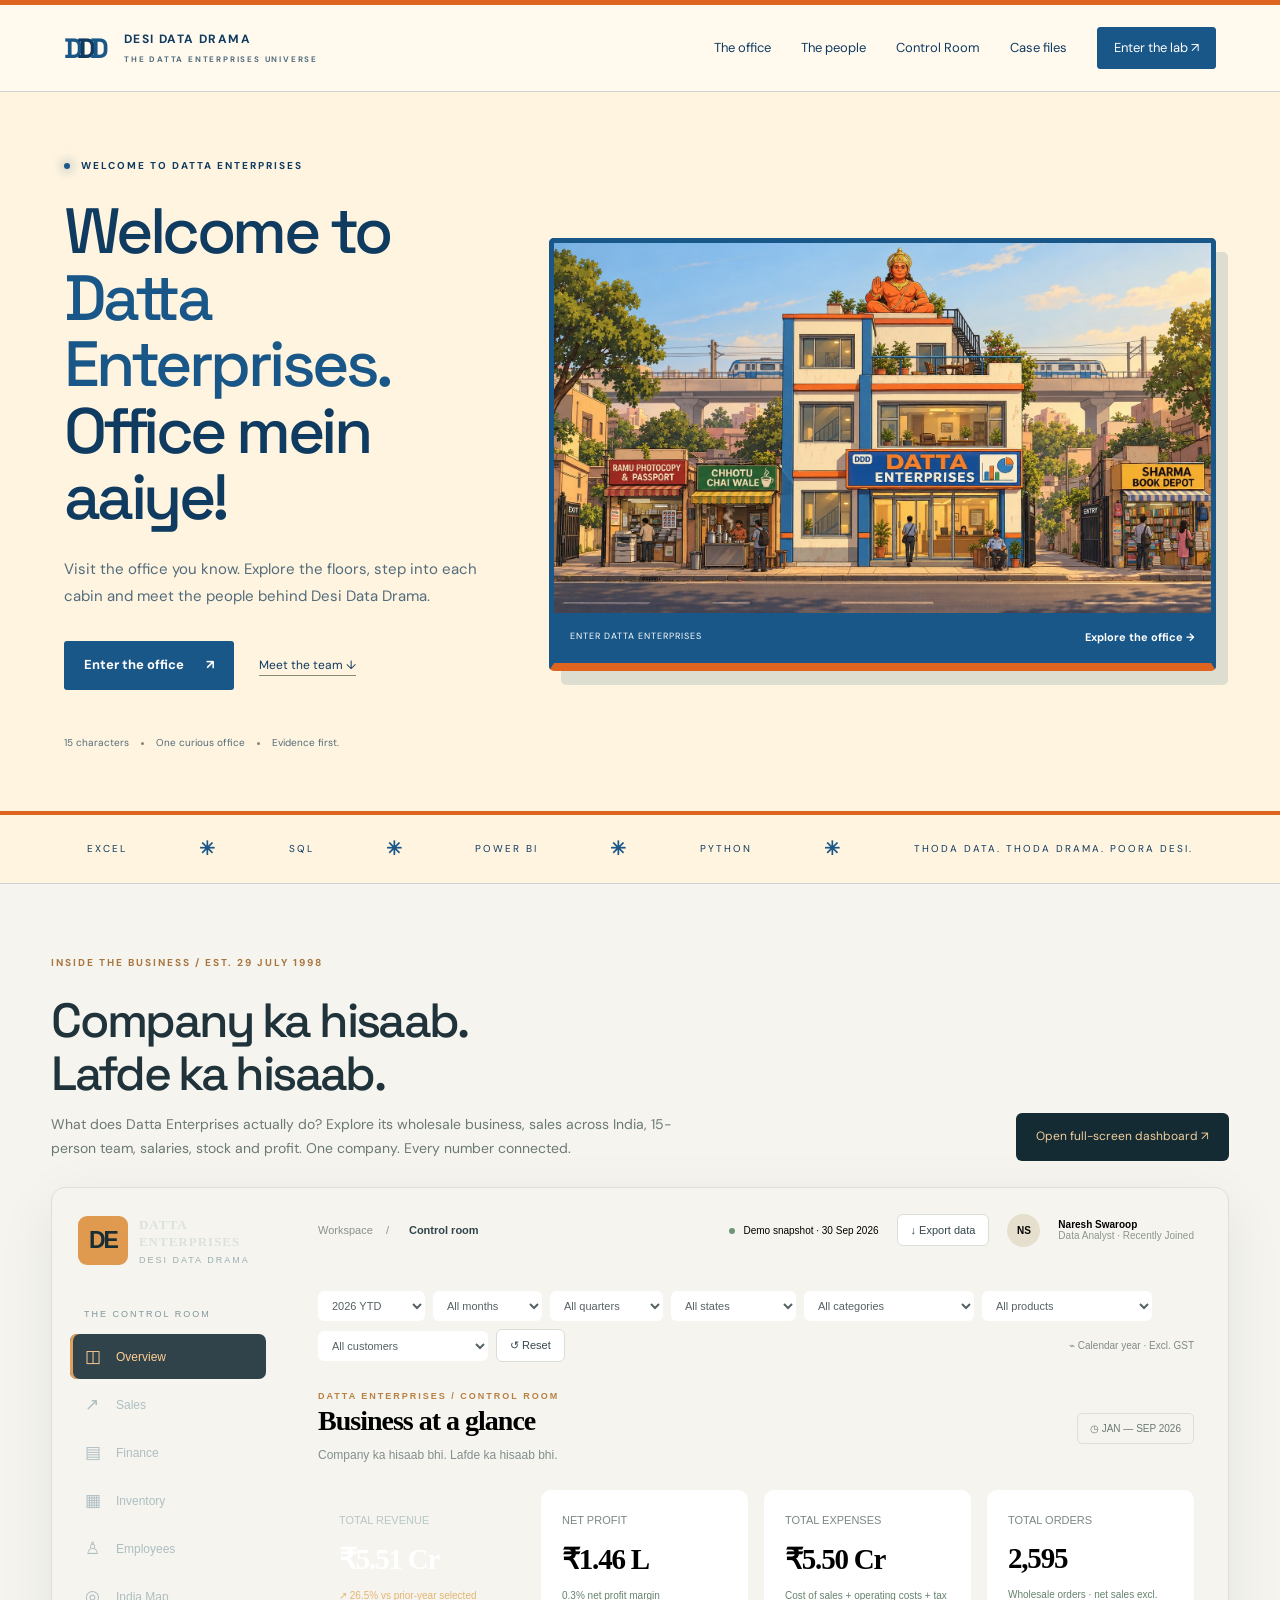
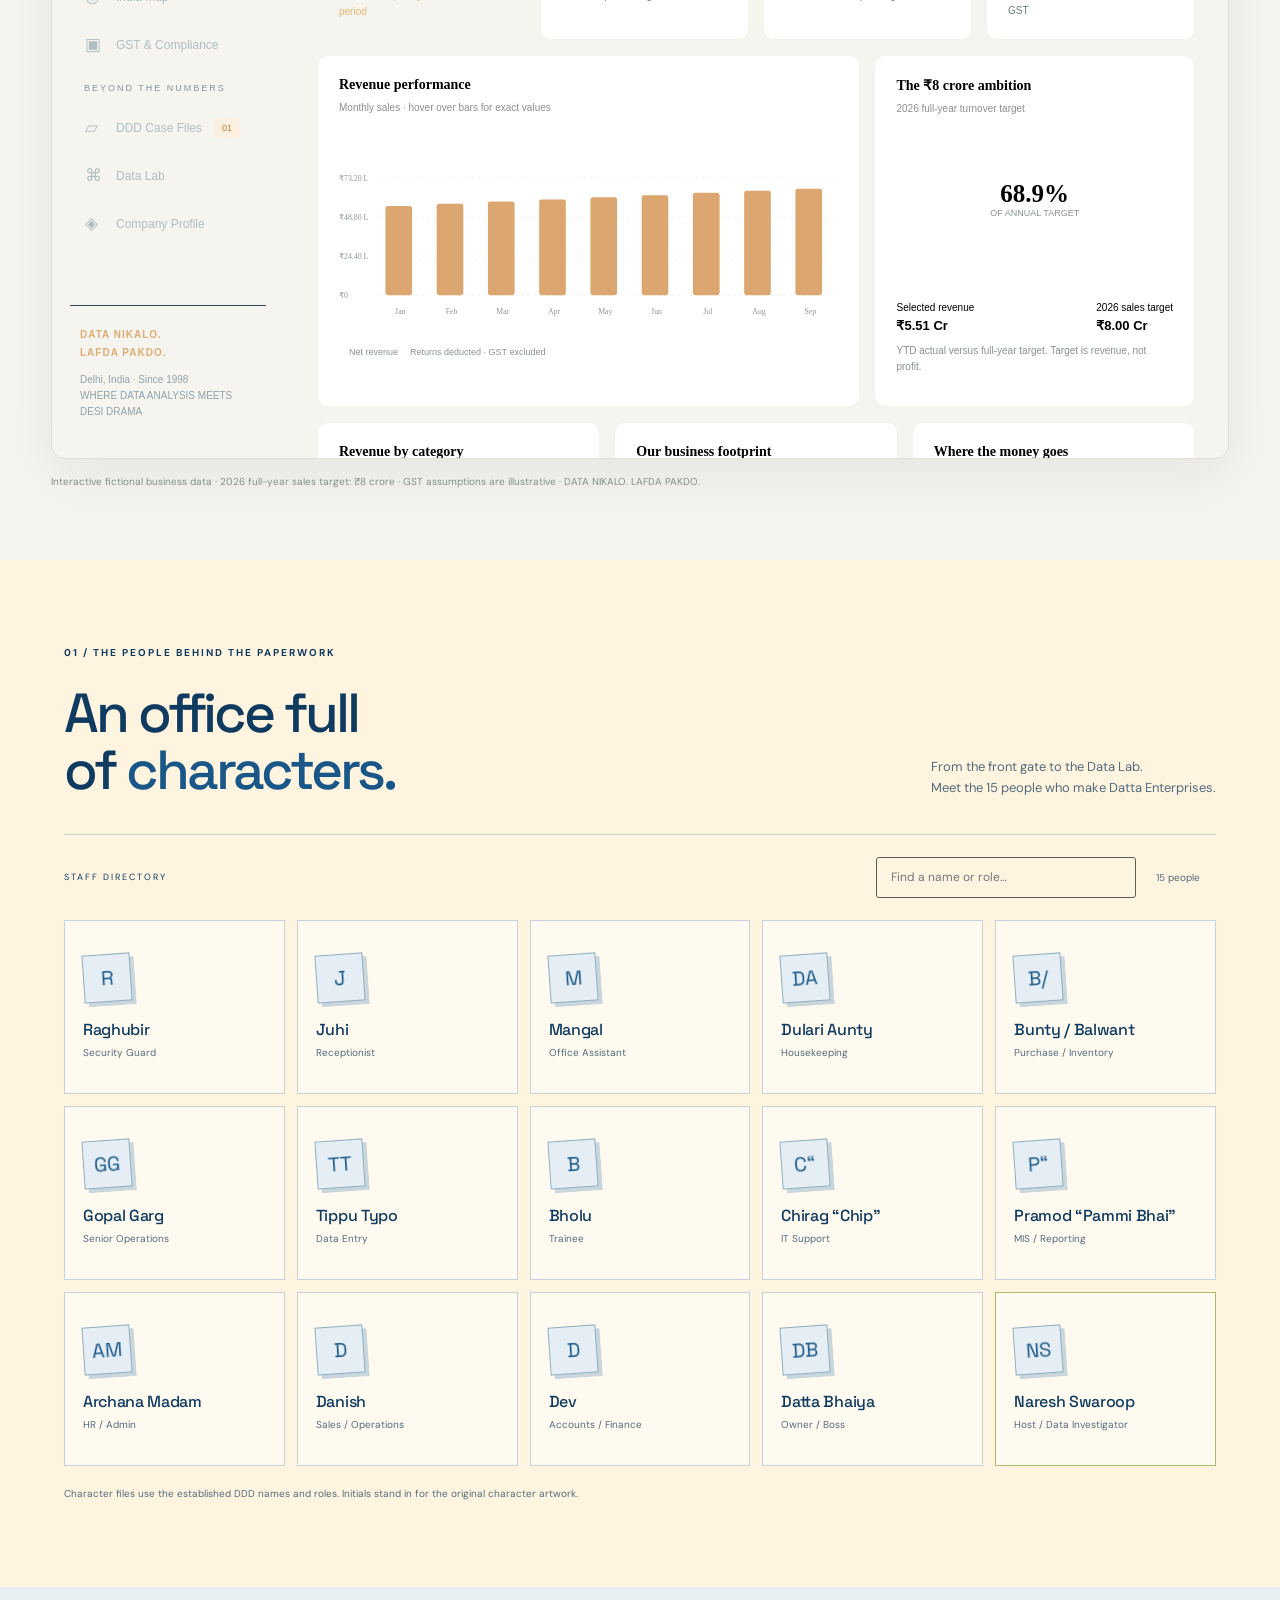
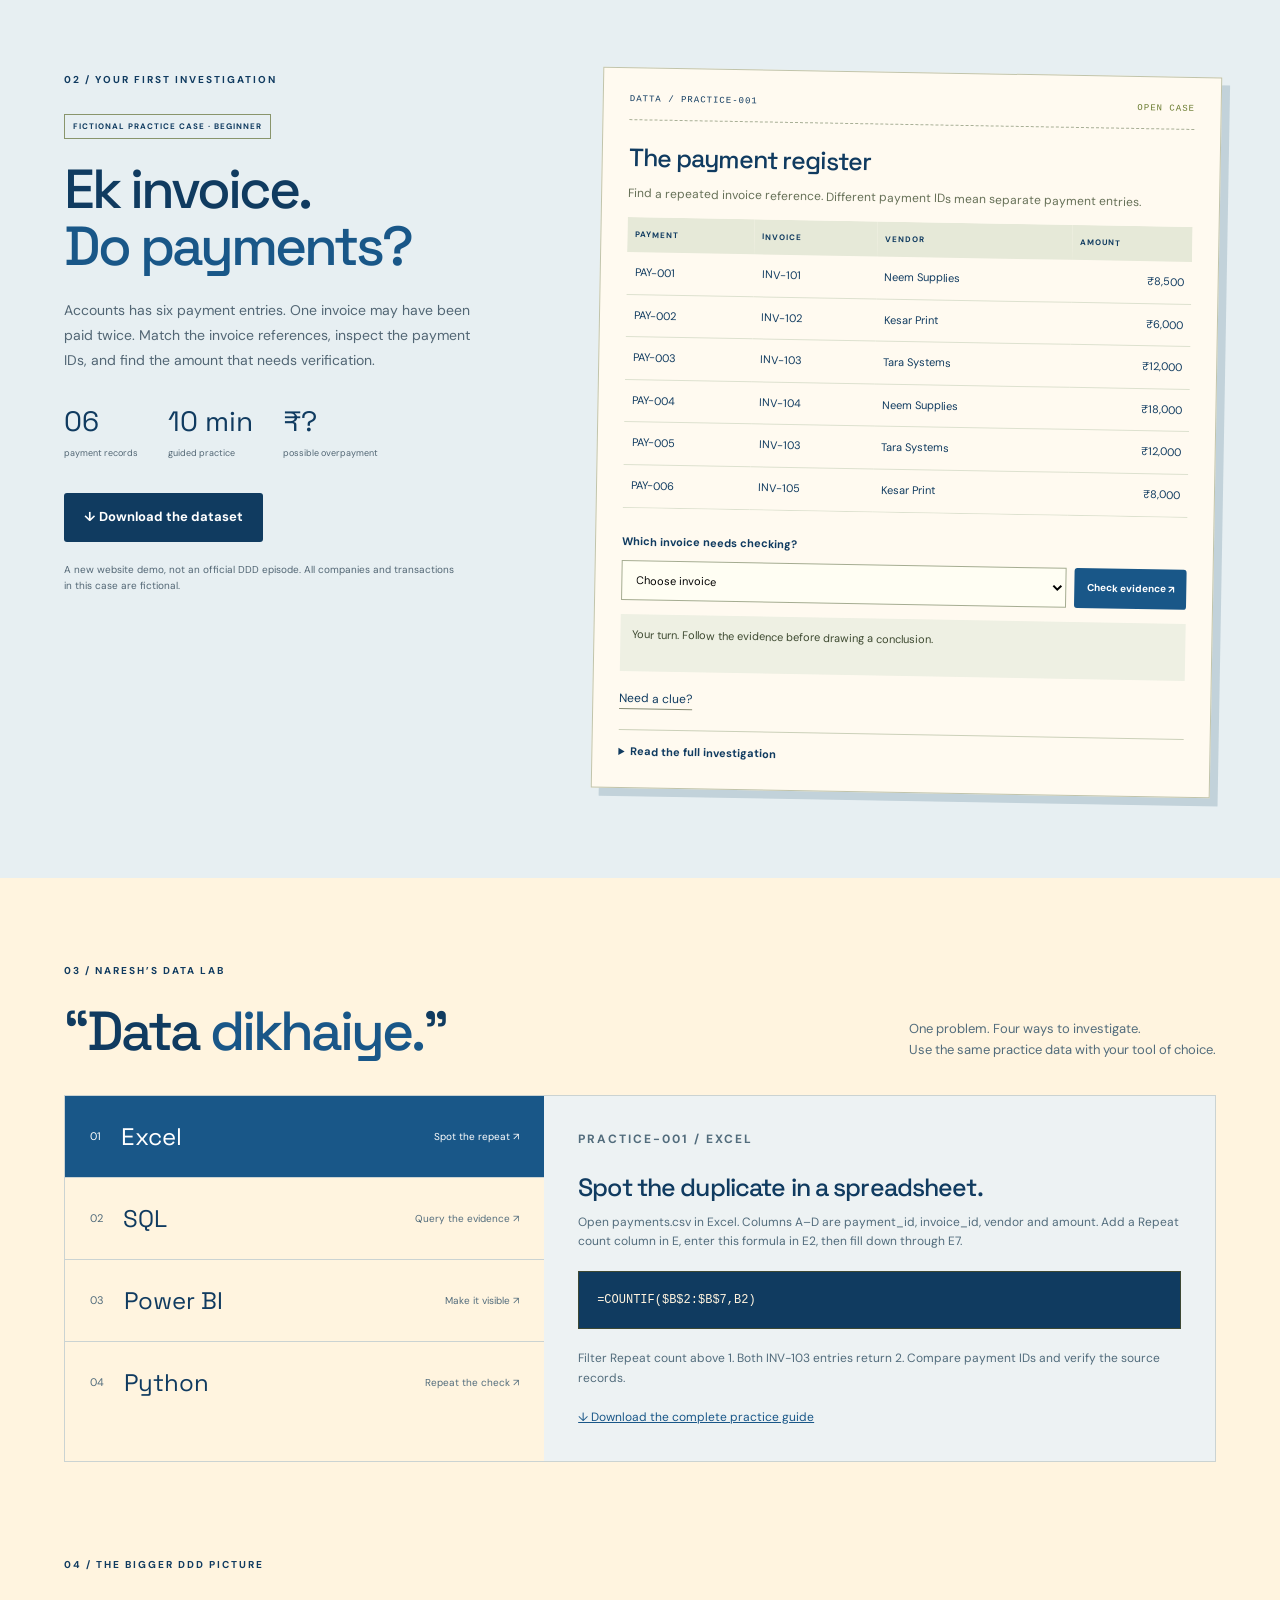
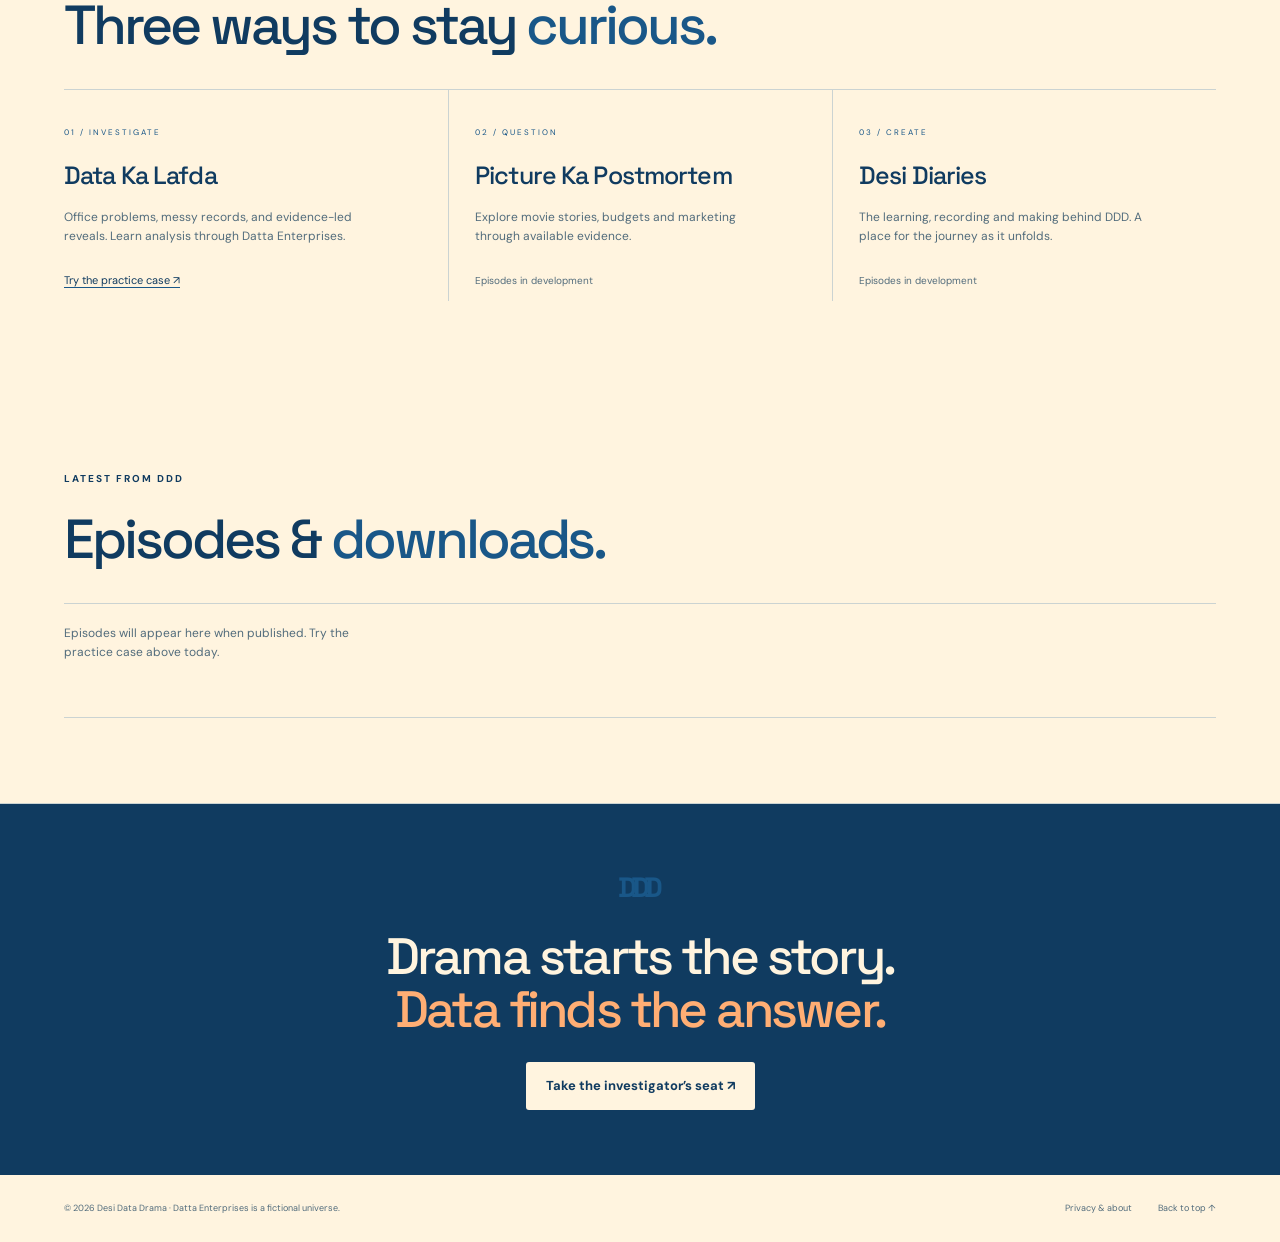
<file: index.html>
<!doctype html>


<html lang="en"><head><meta charset="utf-8"><meta name="google-site-verification" content="cXSltBqyH_UA45xic4I7WbTDex_mdHj50_LQEk1RAyo" /><meta name="viewport" content="width=device-width,initial-scale=1"><meta name="description" content="Enter Datta Enterprises. Meet the characters, follow the evidence, and learn data analysis with Desi Data Drama."><meta name="theme-color" content="#141811"><title>Desi Data Drama | Enter Datta Enterprises</title><link rel="stylesheet" href="styles.css"><link rel="stylesheet" href="office-theme.css"><link rel="stylesheet" href="dashboard-embed.css"><link rel="canonical" href="https://nareshswaroop123-byte.github.io/desi-data-drama/"><meta property="og:title" content="Desi Data Drama | Enter Datta Enterprises"><meta property="og:type" content="website"><meta property="og:url" content="https://nareshswaroop123-byte.github.io/desi-data-drama/"></head>
<body><a class="skip" href="#main">Skip to content</a><header><a class="brand" href="#"><span class="logo">D<span>D</span>D</span><span>DESI DATA DRAMA<small>THE DATTA ENTERPRISES UNIVERSE</small></span></a><button class="menu" aria-label="Open navigation" aria-expanded="false">☰</button><nav aria-label="Main navigation"><a href="tour.html">The office</a><a href="#people">The people</a><a href="#control-room">Control Room</a><a href="#case">Case files</a><a href="#lab" class="nav-cta">Enter the lab ↗</a></nav></header>
<main id="main"><section class="hero" id="office"><div class="hero-copy"><p class="eyebrow"><span class="live-dot"></span> WELCOME TO DATTA ENTERPRISES</p><h1>Every desk.<br>A little <em>drama.</em><br>A lot of data.</h1><p class="intro">Office mein lafda. Data mein jawaab.<br>Step inside a desi office where everyday problems become investigations—and you become the analyst.</p><div class="actions"><a class="button yellow" href="tour.html">Enter the office <span>↗</span></a><a class="text-link" href="#people">Meet the team ↓</a></div><div class="hero-foot"><span>15 characters</span><i></i><span>One curious office</span><i></i><span>Evidence first.</span></div></div>
<a class="office-poster" href="tour.html"><img id="office-front" alt="Datta Enterprises: cream walls, blue frames, orange trims, neighbouring shops and rooftop Hanuman ji"><span>ENTER DATTA ENTERPRISES <b>Explore the office &rarr;</b></span></a></section>
<div class="ticker"><span>EXCEL</span><b>✳</b><span>SQL</span><b>✳</b><span>POWER BI</span><b>✳</b><span>PYTHON</span><b>✳</b><span>THODA DATA. THODA DRAMA. POORA DESI.</span></div>
<section id="control-room" class="control-room-section" aria-labelledby="control-room-title"><div class="control-room-heading"><div><p class="eyebrow">INSIDE THE BUSINESS / EST. 29 JULY 1998</p><h2 id="control-room-title">Company ka hisaab.<br>Lafde ka hisaab.</h2><p>What does Datta Enterprises actually do? Explore its wholesale business, sales across India, 15-person team, salaries, stock and profit. One company. Every number connected.</p></div><a href="dashboard.html">Open full-screen dashboard ↗</a></div><div class="control-room-frame"><iframe id="ddd-control-room" title="Datta Enterprises interactive business control room" loading="lazy" src="dashboard.html"></iframe></div><p class="control-room-caption">Interactive fictional business data · 2026 full-year sales target: ₹8 crore · GST assumptions are illustrative · DATA NIKALO. LAFDA PAKDO.</p></section><section class="section people-section" id="people"><div class="section-head"><div><p class="eyebrow">01 / THE PEOPLE BEHIND THE PAPERWORK</p><h2>An office full<br>of <em>characters.</em></h2></div><p>From the front gate to the Data Lab.<br>Meet the 15 people who make Datta Enterprises.</p></div><div class="directory-tools"><label for="staff-search">STAFF DIRECTORY</label><input id="staff-search" type="search" placeholder="Find a name or role…"><span id="staff-count">15 people</span></div><div class="staff-grid" id="staff-grid"></div><p class="quiet">Character files use the established DDD names and roles. Initials stand in for the original character artwork.</p></section>
<section class="case-section section" id="case"><div class="case-intro"><p class="eyebrow">02 / YOUR FIRST INVESTIGATION</p><span class="tag">FICTIONAL PRACTICE CASE · BEGINNER</span><h2>Ek invoice.<br><em>Do payments?</em></h2><p>Accounts has six payment entries. One invoice may have been paid twice. Match the invoice references, inspect the payment IDs, and find the amount that needs verification.</p><div class="case-facts"><div><strong>06</strong><span>payment records</span></div><div><strong>10 min</strong><span>guided practice</span></div><div><strong>₹?</strong><span>possible overpayment</span></div></div><a class="button dark" href="payments.csv" download>↓ Download the dataset</a><p class="quiet">A new website demo, not an official DDD episode. All companies and transactions in this case are fictional.</p></div><div class="evidence"><div class="file-top"><span>DATTA / PRACTICE-001</span><span>OPEN CASE</span></div><h3>The payment register</h3><p>Find a repeated invoice reference. Different payment IDs mean separate payment entries.</p><div class="table-scroll"><table><caption class="sr-only">Six fictional payments</caption><thead><tr><th>Payment</th><th>Invoice</th><th>Vendor</th><th>Amount</th></tr></thead><tbody id="payments"></tbody></table></div><form id="case-form"><label for="invoice">Which invoice needs checking?</label><div class="answer-row"><select id="invoice" required><option value="">Choose invoice</option><option>INV-101</option><option>INV-102</option><option>INV-103</option><option>INV-104</option><option>INV-105</option></select><button class="button yellow" type="submit">Check evidence ↗</button></div></form><p id="verdict" class="verdict" aria-live="polite">Your turn. Follow the evidence before drawing a conclusion.</p><button class="text-link" id="hint">Need a clue?</button><details><summary>Read the full investigation</summary><p>INV-103 appears as PAY-003 and PAY-005, both for ₹12,000 and the same vendor. The register totals ₹64,500; retaining one payment per invoice gives ₹52,500. The difference is ₹12,000.</p><p>This is a suspected duplicate, not proof of fraud. Check the invoice, bank references, reversals and any authorised instalments before deciding whether recovery is needed.</p></details></div></section>
<section class="section lab-section" id="lab"><div class="section-head"><div><p class="eyebrow">03 / NARESH’S DATA LAB</p><h2>“Data <em>dikhaiye.</em>”</h2></div><p>One problem. Four ways to investigate.<br>Use the same practice data with your tool of choice.</p></div><div class="lab-layout"><div class="lab-menu" role="tablist" aria-label="Learning tools"><button role="tab" aria-selected="true" data-tool="excel" id="tab-excel" aria-controls="lab-panel">01 <b>Excel</b><span>Spot the repeat ↗</span></button><button role="tab" aria-selected="false" data-tool="sql" id="tab-sql" aria-controls="lab-panel">02 <b>SQL</b><span>Query the evidence ↗</span></button><button role="tab" aria-selected="false" data-tool="powerbi" id="tab-powerbi" aria-controls="lab-panel">03 <b>Power BI</b><span>Make it visible ↗</span></button><button role="tab" aria-selected="false" data-tool="python" id="tab-python" aria-controls="lab-panel">04 <b>Python</b><span>Repeat the check ↗</span></button></div><div class="lab-panel" role="tabpanel" id="lab-panel" tabindex="0" aria-labelledby="tab-excel"></div></div></section>
<section class="section series-section" id="series"><p class="eyebrow">04 / THE BIGGER DDD PICTURE</p><h2>Three ways to stay <em>curious.</em></h2><div class="series-grid"><article><span>01 / INVESTIGATE</span><h3>Data Ka Lafda</h3><p>Office problems, messy records, and evidence-led reveals. Learn analysis through Datta Enterprises.</p><a href="#case">Try the practice case ↗</a></article><article><span>02 / QUESTION</span><h3>Picture Ka Postmortem</h3><p>Explore movie stories, budgets and marketing through available evidence.</p><span class="status">Episodes in development</span></article><article><span>03 / CREATE</span><h3>Desi Diaries</h3><p>The learning, recording and making behind DDD. A place for the journey as it unfolds.</p><span class="status">Episodes in development</span></article></div></section>
<section class="section" id="episodes"><p class="eyebrow">LATEST FROM DDD</p><h2>Episodes &amp; <em>downloads.</em></h2><div id="published-episodes" class="series-grid"></div><div id="published-downloads" class="series-grid"></div></section><section class="end-note"><span class="logo">DDD</span><h2>Drama starts the story.<br><em>Data finds the answer.</em></h2><a class="button yellow" href="#case">Take the investigator’s seat ↗</a></section></main><footer><span>© 2026 Desi Data Drama · Datta Enterprises is a fictional universe.</span><button id="privacy">Privacy & about</button><a href="#">Back to top ↑</a></footer><dialog id="profile"><button class="dialog-close" aria-label="Close dialog">×</button><div id="profile-body"></div></dialog><script src="content-model.js"></script><script src="content.js"></script><script src="script.js"></script><script src="content-view.js"></script><script src="office-assets.js"></script><script src="office-lobby.js"></script><script src="dashboard-embed.js"></script></body></html>
</file>
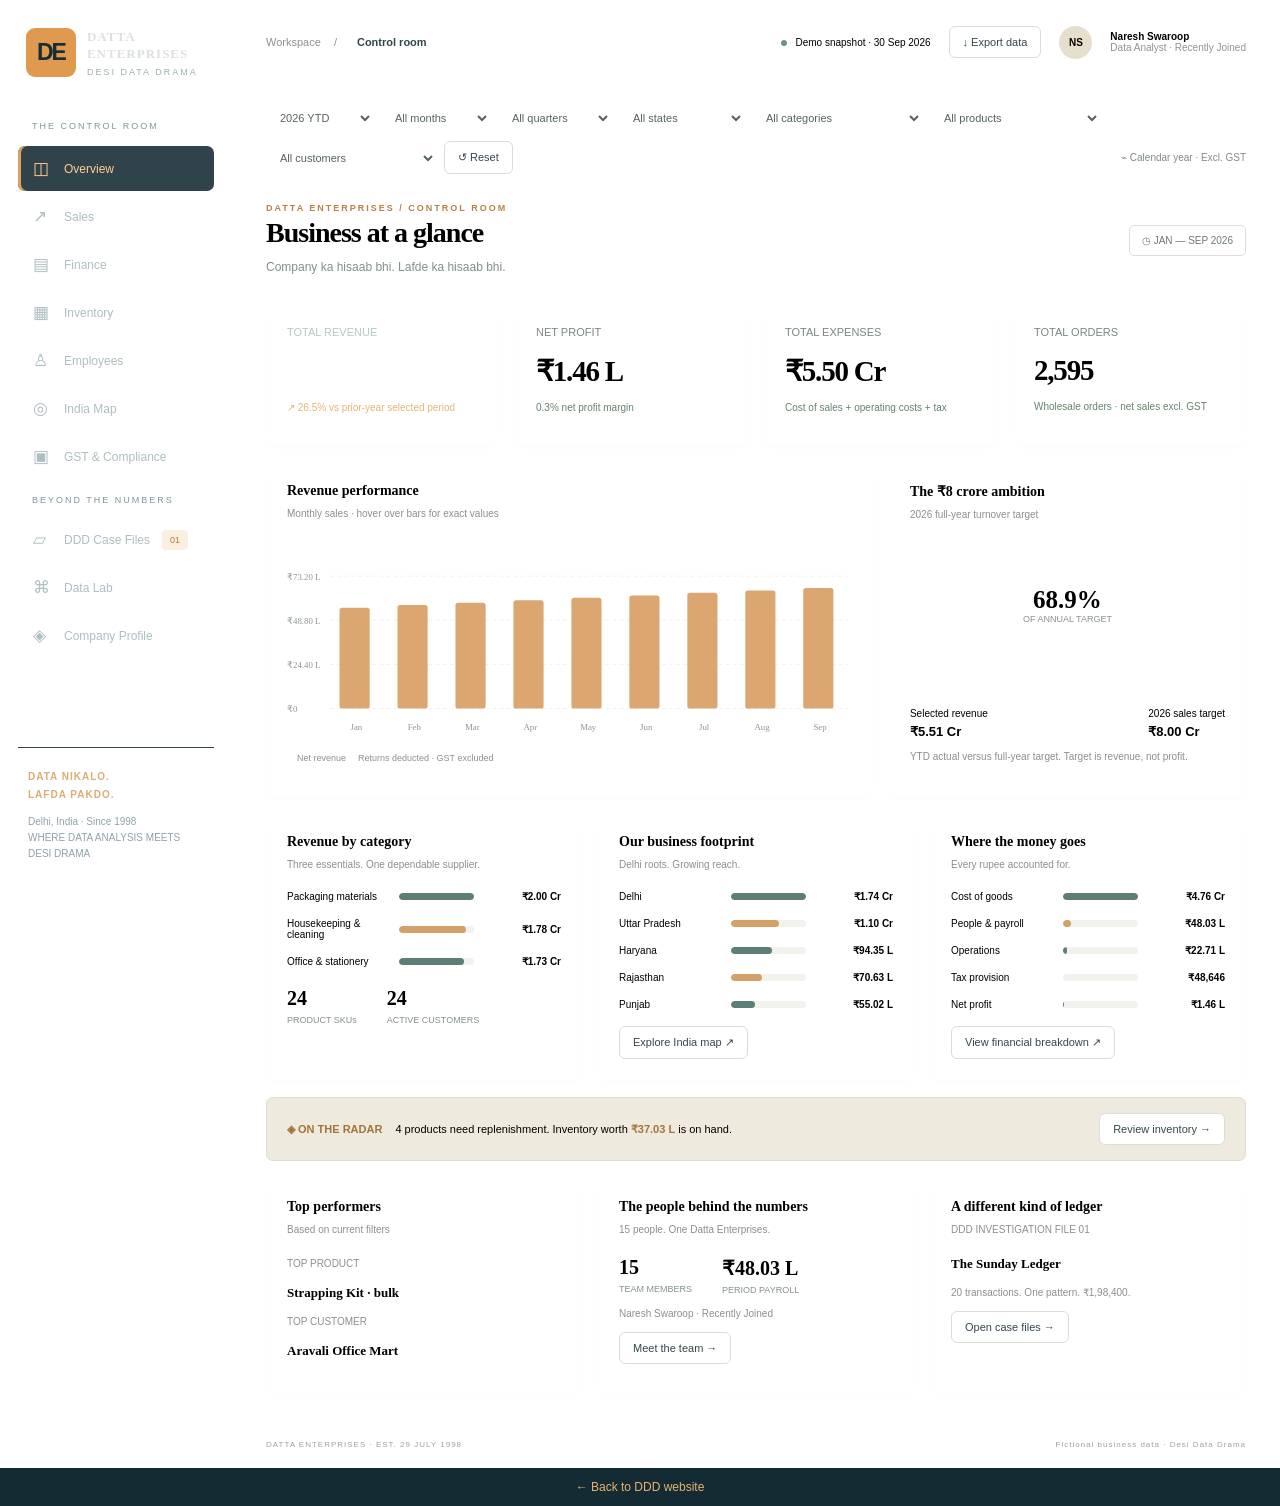
<file: dashboard.html>
<!doctype html><html lang="en"><head><meta charset="UTF-8"><meta name="viewport" content="width=device-width,initial-scale=1"><meta name="theme-color" content="#142931"><title>Datta Enterprises — Control Room</title><style>500;600;700&family=Manrope:wght@400;500;600;700;800&display=swap');
:root{--navy:#142b34;--ink:#20333b;--muted:#7b8587;--paper:#f5f4ee;--orange:#d78637;--line:#e4e6df;--green:#507962}*{box-sizing:border-box}body{margin:0;background:var(--paper);color:var(--ink);font:14px 'DM Sans',sans-serif}button,select,input{font:inherit}button{cursor:pointer}aside{position:fixed;inset:0 auto 0 0;width:232px;background:var(--navy);color:#dbe1df;padding:28px 18px;z-index:20;display:flex;flex-direction:column}.brand{display:flex;gap:11px;align-items:center;padding:0 8px 28px}.monogram{background:#df9a50;color:#182d34;font-weight:800;letter-spacing:-2px;padding:11px;border-radius:9px;font-size:23px}.brand strong{font:800 13px Manrope;letter-spacing:1px}.brand small{display:block;font-size:9px;letter-spacing:2px;margin-top:5px;color:#9baeb2}.nav-label{font-size:9px;letter-spacing:2px;color:#80969e;margin:16px 14px 12px}nav button{display:flex;width:100%;align-items:center;gap:12px;padding:12px 15px;border:0;background:none;color:#aebec2;border-radius:7px;text-align:left;margin:3px 0;font-size:12px}nav button.active{background:#30434a;color:#ffce91;box-shadow:inset 3px 0 #dfa05e}nav button:hover{background:#263e47;color:white}.nav-icon{width:19px;font-size:17px}.side-bottom{margin-top:auto;padding:20px 10px 0;border-top:1px solid #334750;font-size:10px;line-height:1.8;color:#8fa3aa}.side-bottom b{color:#ddad72;letter-spacing:1px}main{margin-left:232px;padding:0 34px;max-width:1800px}header{height:84px;border-bottom:1px solid var(--line);display:flex;justify-content:space-between;align-items:center}.crumb{font-size:11px;color:#8b9290}.crumb b{color:#31464c;margin-left:10px}.top-actions{display:flex;align-items:center;gap:18px;font-size:10px}.live{display:inline-block;width:6px;height:6px;background:#6e9577;border-radius:50%;margin-right:6px}.avatar{width:33px;height:33px;border-radius:50%;background:#e7dfcd;display:grid;place-items:center;font-weight:700}.top-actions button,.btn{background:white;border:1px solid #d9ded6;border-radius:6px;padding:9px 13px;color:#34474d;font-size:11px}.menu-toggle{display:none}#filters{display:flex;gap:8px;align-items:center;padding:19px 0;flex-wrap:wrap}select{max-width:170px;background:#fff;border:1px solid var(--line);border-radius:6px;padding:8px 27px 8px 10px;color:#566264;font-size:11px}#filters label{font-size:10px;color:#7b8587}#filters .filter-right{margin-left:auto;font-size:10px;color:#808b87}h1{font:800 28px Manrope;letter-spacing:-1px;margin:4px 0 9px}h2{font:700 14px Manrope;margin:0 0 5px}h3{font:700 13px Manrope}p{line-height:1.6}.eyebrow{color:#b88245;letter-spacing:2px;font-size:9px;font-weight:700}.heading{display:flex;justify-content:space-between;align-items:center;margin:10px 0 25px}.heading p{font-size:12px;color:#81908d;margin:0}.date-tag{font-size:10px;color:#6c7975;padding:9px 12px;border:1px solid #dedfd6;border-radius:5px}.grid{display:grid;gap:16px}.kpis{grid-template-columns:repeat(4,1fr)}.card{background:#fff;border:1px solid var(--line);border-radius:10px;padding:21px;box-shadow:0 3px 8px #29383103;min-width:0}.kpi{position:relative;overflow:hidden;min-height:143px}.kpi small{color:#7b8784;font-size:11px}.kpi strong{display:block;font:800 29px Manrope;letter-spacing:-1.2px;margin:15px 0 10px}.kpi em{font-size:10px;font-style:normal;color:#65836d}.kpi .spark{position:absolute;bottom:14px;right:15px;width:75px;height:35px;opacity:.7}.kpi.dark{background:var(--navy);color:#fff;border-color:var(--navy)}.kpi.dark small{color:#b7c7c9}.kpi.dark em{color:#e3b574}.columns{grid-template-columns:1.7fr 1fr;margin-top:17px}.three{grid-template-columns:repeat(3,1fr);margin-top:17px}.panel-head{display:flex;justify-content:space-between;align-items:center;margin-bottom:20px}.sub{font-size:10px;color:#89918d}.legend{display:flex;gap:12px;color:#8a938e;font-size:9px}.dot{display:inline-block;width:6px;height:6px;border-radius:50%;background:var(--orange);margin-right:4px}.dot.green{background:#426d67}.chart{width:100%;height:210px;overflow:visible}.chart text{font:10px 'DM Sans';fill:#8b9792}.chart .gridline{stroke:#eef0e9;stroke-dasharray:4 4}.chart-bar:hover{opacity:.65}.chart button{border:0}.target-ring{width:128px;height:128px;border-radius:50%;display:grid;place-items:center;margin:15px auto;position:relative;background:conic-gradient(var(--orange) var(--pct),#f1eee5 0)}.target-ring:before{content:'';position:absolute;inset:12px;border-radius:50%;background:white}.target-ring div{position:relative;text-align:center}.target-ring b{font:800 25px Manrope}.target-ring small{display:block;font-size:9px;color:#88938e}.target-bottom{display:flex;justify-content:space-between;margin-top:22px;padding-top:17px;border-top:1px solid var(--line);font-size:10px}.target-bottom b{display:block;margin-top:5px;font-size:13px}.bar-row{display:grid;grid-template-columns:100px 1fr 75px;align-items:center;gap:12px;font-size:10px;margin:16px 0}.bar-row b{text-align:right;font-size:10px}.track{height:7px;background:#f1f2ec;border-radius:4px;overflow:hidden}.fill{height:100%;background:#d5a16b;border-radius:4px}.bar-row:nth-child(2n) .fill{background:#5d7e77}.insight{margin-top:17px;padding:15px 20px;background:#eeeadd;border:1px solid #e2dccb;border-radius:7px;display:flex;align-items:center;gap:13px;font-size:11px}.insight b{color:#a3743b}.insight button{margin-left:auto;white-space:nowrap}.mini-metrics{display:flex;gap:30px;margin:20px 0 0}.mini-metrics b{font:700 20px Manrope;display:block}.mini-metrics small{font-size:9px;color:#84918a}.table-wrap{overflow:auto}table{border-collapse:collapse;width:100%;white-space:nowrap;font-size:11px}th{text-align:left;color:#88928e;font-weight:500;padding:12px 10px;background:#fafbf7;border-bottom:1px solid var(--line)}td{padding:13px 10px;border-bottom:1px solid #eef0e9}tr:hover td{background:#fafaf6}.badge{font-size:9px;padding:5px 8px;border-radius:4px;background:#edf3ec;color:#58785b;display:inline-block}.badge.amber{color:#b27b37;background:#fbf0df}.badge.red{color:#ae5a4d;background:#f9eae5}.employee{cursor:pointer;transition:transform .15s}.employee:hover{transform:translateY(-3px);border-color:#d4ab79}.employee .avatar{width:45px;height:45px;margin-bottom:15px}.employee p{font-size:11px;color:#85908b}.employee strong{font:700 20px Manrope}.dossier{background:#1c3037;color:#e6e5d9;border:1px solid #405055}.dossier .sub{color:#a0b1af}.dossier h2{font-size:20px}.dossier .case-number{font:700 12px monospace;letter-spacing:3px;color:#d4a46b;margin-bottom:25px}.dossier button{background:transparent;color:#e1b87f;border:1px solid #5e645c;padding:10px 15px;border-radius:4px}.evidence{border-left:2px solid #bd8e59;padding:10px 15px;background:#ffffff08;margin:10px 0}.map{width:100%;max-height:440px}.map path{fill:#e8eae1;stroke:#fff;stroke-width:2}.map .pin{cursor:pointer}.map .pin:hover circle{fill:#d78536;stroke:#d78536;stroke-width:8}.map text{font:11px 'DM Sans';fill:#526761}.map .pin circle{fill:#567f73;stroke:#d9e4dc;stroke-width:6}.map .pin.selected circle{fill:#d78637;stroke:#f1d7b7}.map-note{font-size:9px;color:#8b958e;text-align:center}.progress{height:7px;background:#ebede5;border-radius:6px;margin:14px 0}.progress span{display:block;height:100%;background:var(--orange);border-radius:6px}.flow{display:flex;flex-wrap:wrap;gap:10px;padding:20px 0}.flow span{border:1px solid #e1e5dc;padding:14px;border-radius:7px;background:#fafbf7;font-size:11px}.flow span:not(:last-child):after{content:' →';color:#b58750;margin-left:8px}dialog{border:1px solid #d9dfd4;border-radius:13px;padding:30px;max-width:650px;width:90%;color:var(--ink);max-height:90vh;overflow:auto}dialog::backdrop{background:#122831a8;backdrop-filter:blur(3px)}dialog .close{float:right;border:0;background:#f1f2eb;border-radius:50%;width:28px;height:28px}dialog label{display:block;margin:18px 0;font-size:12px}dialog input{display:block;margin-top:8px;padding:10px;width:100%;border:1px solid #d9dfd4;border-radius:5px}footer{font-size:8px;letter-spacing:1px;color:#9aa39c;border-top:1px solid var(--line);margin-top:28px;padding:19px 0;display:flex;justify-content:space-between}#content{animation:appear .25s ease}@keyframes appear{from{opacity:.4;transform:translateY(4px)}to{opacity:1;transform:none}}@media(min-width:1500px){main{padding:0 48px}.kpi{min-height:163px}.chart{height:245px}}@media(max-width:1100px){aside{width:195px}main{margin-left:195px;padding:0 22px}.kpi strong{font-size:23px}.kpis{gap:10px}.card{padding:16px}.three{grid-template-columns:1fr 1fr}.top-actions .user-label{display:none}}@media(max-width:760px){aside{transform:translateX(-100%);width:230px;transition:transform .2s}body.menu aside{transform:translateX(0)}main{margin:0;padding:0 16px}.menu-toggle{display:inline-block}.top-actions{gap:8px}.top-actions .sync{display:none}header{height:65px}.kpis{grid-template-columns:1fr 1fr}.columns,.three{grid-template-columns:1fr}.heading{align-items:flex-start}.heading h1{font-size:24px}.date-tag{display:none}#filters .filter-right{display:none}select{max-width:140px}.kpi strong{font-size:25px}.insight{align-items:flex-start;flex-wrap:wrap}.insight button{margin-left:0}footer{line-height:1.8;gap:20px}.mini-metrics{gap:20px}}
</style></head><body><aside id="sidebar"></aside><main><header id="topbar"></header><div id="filters"></div><section id="content"></section><footer>DATTA ENTERPRISES · EST. 29 JULY 1998 <span>Fictional business data · Desi Data Drama</span></footer></main><dialog id="modal"></dialog><script>// Single editable source. Calendar-year reporting; amounts exclude GST.
const config={target:80000000,asOf:'30 September 2026',founded:'29 July 1998',gstDemoRate:0.18,taxProvisionRate:0.25};
const categories=['Office & stationery','Packaging materials','Housekeeping & cleaning'];
const states=['Delhi','Haryana','Uttar Pradesh','Rajasthan','Punjab','Maharashtra'];
const products=[['A4 Copier Paper · 10 reams',2450],['Executive Notebook · 100 pack',2100],['Blue Ball Pens · 500 box',1450],['Lever Arch Files · 50 pack',1750],['Ledger Registers · 40 pack',2300],['Desk Consumables Kit',1600],['Thermal Paper · 100 rolls',1950],['Document Envelopes · 1,000',1200],['Corrugated Cartons · 100',2800],['Packing Tape · 144 rolls',2200],['Bubble Wrap · 100 metres',1450],['Shipping Labels · 5,000',1100],['Stretch Film · 20 kg',2600],['Courier Bags · 1,000',1850],['Paper Packing Roll · 25 kg',1700],['Strapping Kit · bulk',3100],['Floor Cleaner · 12 × 5 L',2100],['Detergent · 25 kg',1550],['Tissue Boxes · 100',2400],['Garbage Bags · 50 rolls',1250],['Hand Wash · 12 × 5 L',2700],['Microfibre Cloth · 200',1800],['Toilet Cleaner · 24 × 1 L',1350],['Mop Refill · 100',1900]].map(([name,cost],i)=>({id:i,sku:`DE-${['OS','PK','HK'][Math.floor(i/8)]}-${String(i+1).padStart(3,'0')}`,name,category:categories[Math.floor(i/8)],cost,price:Math.round(cost/0.864),reorder:29}));
const staff=[['Naresh Swaroop','Data Analyst & Investigator','Data Analytics',42000,'Investigate unusual patterns and company reports'],['Datta Bhaiya','Owner / Managing Director','Management',150000,'Business strategy, supplier relationships and approvals'],['Dev','Finance / Accounts','Finance / Accounts',45000,'Accounts, collections and compliance'],['Danish','Sales / Operations','Sales / Operations',42000,'Customer relationships and sales execution'],['Gopal Garg','Orders / Dispatch','Orders / Dispatch',30000,'Order accuracy and dispatch'],['Balwant “Bunty”','Purchase / Inventory','Purchase / Inventory',35000,'Purchasing and warehouse stock'],['Pramod “Pammi Bhai”','MIS / Reporting','MIS / Reporting',36000,'Management reporting and reconciliation'],['Chirag “Chip”','IT Support','IT',28000,'Systems and access support'],['Tippu “Typo”','Data Entry','MIS / Reporting',20000,'Invoice and transaction entry'],['Archana Madam','HR / Admin','HR / Admin',35000,'People operations and administration'],['Juhi','Reception','Reception',18000,'Front desk and visitor coordination'],['Raghubir','Security','Security',18000,'Premises and access security'],['Bholu','Trainee','Office Support',12000,'Assist departments and learn operations'],['Mangal','Office Assistant','Office Support',16000,'Office support and supplies'],['Dulari Aunty','Housekeeping','Housekeeping',16000,'Cleanliness and office upkeep']];
const employees=staff.map((s,i)=>({id:`DDD-${String(i+1).padStart(3,'0')}`,name:s[0],role:s[1],department:s[2],salary:s[3],responsibility:s[4],joined:i===0?'March · story year unconfirmed':i===1?'29 July 1998':`${10+i} April ${2013+i%9}`,status:i===0?'Recently Joined':'Active'}));
const customers=states.flatMap((state,s)=>['Trade House','Office Mart','Supply Centre','Business Stores'].map((suffix,j)=>({id:s*4+j,name:`${['Aravali','Neelkamal','Uday','Kesariya','Sutlej','Sahyadri'][s]} ${suffix}`,state,type:['Dealer','Office','Retail shop','Local business'][j]})));
const suppliers=['Prakash Paper & Trade','Amber Office Wholesale','Nirman Packaging Hub','Saral Wrap Distributors','Nirmal Hygiene Wholesale','Safai Supply Co.'].map((name,i)=>({id:i,name,category:categories[Math.floor(i/2)],delivery:96-i}));
const sales=[],purchases=[],returns=[],expenses=[],salaries=[],inventory=[],compliance=[];
for(const year of [2024,2025,2026]){const months=year===2026?9:12;for(let m=1;m<=months;m++){
 for(const p of products)for(let s=0;s<6;s++){const qty=Math.round((year===2024?30:year===2025?38:48)*0.32*(1+(m-1)*.024)*[2.2,1.2,1.4,.9,.7,.6][s]*(.78+(p.id%8)*.055));const ret=(p.id+s+m)%11===0?Math.max(1,Math.floor(qty*.025)):0;const id=`${year}-${m}-${p.id}-${s}`;sales.push({id,year,month:m,product:p.id,state:states[s],customer:s*4+(m+p.id)%4,qty,price:p.price,cost:p.cost,orders:Math.ceil(qty/12),cancelled:(p.id+m+s)%17===0?1:0});if(ret)returns.push({sale:id,qty:ret,damaged:ret%2});}
 const monthRows=sales.filter(r=>r.year===year&&r.month===m),gross=monthRows.reduce((a,r)=>a+r.qty*r.price,0);
 for(const e of employees)salaries.push({year,month:m,employee:e.id,amount:e.id==='DDD-001'&&(year<2026||m<3)?0:Math.round(e.salary*(year===2024?.88:year===2025?.94:1))});
 for(const [name,ratio] of [['Transport / logistics',.018],['Office rent & expenses',.009],['Electricity / utilities',.002],['Marketing',.003],['Maintenance',.002],['Miscellaneous',.002],['Interest & depreciation',.004],['Compliance services',.001]])expenses.push({year,month:m,name,amount:Math.round(gross*ratio)});
 compliance.push({year,month:m,gstr1:m===months?'Due Soon':'Filed',gstr3b:m===months?'Pending':'Filed',due:`Demo schedule · following month`,einvoices:monthRows.reduce((a,r)=>a+r.orders,0),eway:Math.round(monthRows.reduce((a,r)=>a+r.orders,0)*.72)});
 }
 for(const p of products){let opening=year===2024?58:inventory.find(r=>r.year===year-1&&r.month===12&&r.product===p.id).closing;for(let m=1;m<=months;m++){const rows=sales.filter(r=>r.year===year&&r.month===m&&r.product===p.id);const sold=rows.reduce((a,r)=>a+r.qty,0);const rs=returns.filter(r=>rows.some(s=>s.id===r.sale));const returned=rs.reduce((a,r)=>a+r.qty,0),damaged=rs.reduce((a,r)=>a+r.damaged,0);const closing=(p.id===7&&m===months)?0:Math.round((p.id%7===0?24:180+p.id*7+m*3)*0.32);const qty=sold-returned+damaged+closing-opening;purchases.push({year,month:m,product:p.id,supplier:Math.floor(p.id/4),qty,cost:p.cost,amount:qty*p.cost});inventory.push({year,month:m,product:p.id,opening,purchased:qty,sold,returned,damaged,closing});opening=closing;}}
}
const cases=Array.from({length:7},(_,i)=>({number:i+1,title:i?'Upcoming investigation':'The Sunday Ledger',status:i?'Upcoming · editable':'Open investigation',amount:i?null:198400,date:i?'To be supplied':'Story date unconfirmed',department:i?'To be supplied':'Accounts / vendor payments',characters:i?'To be supplied':'Naresh Swaroop · investigator',pattern:i?'Official story data awaited':'20 Sunday transactions × ₹9,920. Each below ₹10,000. Late-night activity.',evidence:i?[]:['Phone suffix 7719','Bank suffix 8842','Creator ID E002','Vendor aliases','GST mismatch'],tools:i?[]:['Excel','SQL'],clue:i?'Not supplied':'Identity unresolved. No culprit disclosed.'}));
const dataTools=[{name:'Excel',topics:'Filtering · sorting · pivots · conditional formatting · lookups'},{name:'SQL',topics:'SELECT · WHERE · GROUP BY · JOIN · ORDER BY'},{name:'Power BI',topics:'Charts · KPIs · filters · dashboards'},{name:'Python',topics:'Cleaning · pattern detection · analysis'}];
const db={config,products,sales,purchases,inventory,customers,suppliers,employees,salaries,expenses,compliance,returns,cases,dataTools,states};
const saleIndex=new Map(sales.map(r=>[r.id,r]));
const returnIndex=new Map(returns.map(r=>[r.sale,r]));
function select(f){return sales.filter(r=>r.year===+f.year&&(!f.throughMonth||r.month<=f.throughMonth)&&(!f.month||r.month===+f.month)&&(!f.quarter||Math.ceil(r.month/3)===+f.quarter)&&(!f.state||r.state===f.state)&&(!f.category||products[r.product].category===f.category)&&(!f.product||r.product===+f.product)&&(!f.customer||r.customer===+f.customer));}
function metrics(f){const rows=select(f),rs=rows.flatMap(r=>returnIndex.has(r.id)?[returnIndex.get(r.id)]:[]);const gross=rows.reduce((a,r)=>a+r.qty*r.price,0),refund=rs.reduce((a,r)=>a+r.qty*saleIndex.get(r.sale).price,0),revenue=gross-refund,cogs=rows.reduce((a,r)=>a+r.qty*r.cost,0)-rs.reduce((a,r)=>a+r.qty*saleIndex.get(r.sale).cost,0),loss=rs.reduce((a,r)=>a+r.damaged*saleIndex.get(r.sale).cost,0);const period=r=>r.year===+f.year&&(!f.throughMonth||r.month<=f.throughMonth)&&(!f.month||r.month===+f.month)&&(!f.quarter||Math.ceil(r.month/3)===+f.quarter);const base= sales.filter(period).reduce((a,r)=>a+r.qty*r.price,0),share=base?gross/base:0;const salary=salaries.filter(period).reduce((a,r)=>a+r.amount,0)*share,other=expenses.filter(period).reduce((a,r)=>a+r.amount,0)*share;const beforeTax=revenue-cogs-salary-other-loss,tax=Math.max(0,beforeTax*config.taxProvisionRate),total=cogs+salary+other+loss+tax;return {rows,rs,gross,refund,revenue,cogs,loss,salary,other,tax,total,profit:revenue-total,margin:revenue?100*(revenue-total)/revenue:0,orders:rows.reduce((a,r)=>a+r.orders,0),qty:rows.reduce((a,r)=>a+r.qty,0),customers:new Set(rows.map(r=>r.customer)).size,share,period};}
function stock(f){const end=f.month?+f.month:f.quarter?Math.min(+f.quarter*3,+f.year===2026?9:12):+f.year===2026?9:12;return products.filter(p=>(!f.category||p.category===f.category)&&(!f.product||p.id===+f.product)).map(p=>({...p,...inventory.find(r=>r.year===+f.year&&r.month===end&&r.product===p.id)}));}

const $=s=>document.querySelector(s),money=n=>Math.abs(n)>=1e7?'₹'+(n/1e7).toFixed(2)+' Cr':Math.abs(n)>=1e5?'₹'+(n/1e5).toFixed(2)+' L':'₹'+Math.round(n).toLocaleString('en-IN'),exact=n=>'₹'+Math.round(n).toLocaleString('en-IN'),num=n=>Math.round(n).toLocaleString('en-IN'),pct=n=>n.toFixed(1)+'%',months=['Jan','Feb','Mar','Apr','May','Jun','Jul','Aug','Sep','Oct','Nov','Dec'];
let page='Overview',f={year:2026,month:'',quarter:'',state:'',category:'',product:'',customer:''},mapState='Delhi';
const nav=[['Overview','◫'],['Sales','↗'],['Finance','▤'],['Inventory','▦'],['Employees','♙'],['India Map','◎'],['GST & Compliance','▣'],['DDD Case Files','▱'],['Data Lab','⌘'],['Company Profile','◈']];
$('#sidebar').innerHTML=`<div class="brand"><div class="monogram">DE</div><div><strong>DATTA<br>ENTERPRISES</strong><small>DESI DATA DRAMA</small></div></div><div class="nav-label">THE CONTROL ROOM</div><nav>${nav.map(([p,i],n)=>`${n===7?'<div class="nav-label">BEYOND THE NUMBERS</div>':''}<button data-page="${p}"><span class="nav-icon">${i}</span>${p}${p==='DDD Case Files'?'<span class="badge amber">01</span>':''}</button>`).join('')}</nav><div class="side-bottom"><b>DATA NIKALO.<br>LAFDA PAKDO.</b><p>Delhi, India · Since 1998<br>WHERE DATA ANALYSIS MEETS DESI DRAMA</p></div>`;
$('#topbar').innerHTML=`<div class="crumb"><button class="btn menu-toggle" id="menu" aria-label="Toggle navigation">☰</button> Workspace <span style="margin:0 10px">/</span><b>Control room</b></div><div class="top-actions"><span class="sync"><i class="live"></i> Demo snapshot · 30 Sep 2026</span><button id="export">↓ Export data</button><div class="avatar">NS</div><div class="user-label"><b>Naresh Swaroop</b><br><span style="color:#8c9790">Data Analyst · Recently Joined</span></div></div>`;
function options(values,current){return values.map(v=>{let [value,label]=Array.isArray(v)?v:[v,v];return `<option value="${value}" ${String(value)===String(current)?'selected':''}>${label}</option>`}).join('')}
function filters(){const dims=[['year',[[2024,'2024'],[2025,'2025'],[2026,'2026 YTD']]],['month',[['','All months'],...months.map((v,i)=>[i+1,v]).filter(v=>+f.year!==2026||v[0]<=9)]],['quarter',[['','All quarters'],[1,'Q1'],[2,'Q2'],[3,'Q3'],...(+f.year!==2026?[[4,'Q4']]:[])]],['state',[['','All states'],...states]],['category',[['','All categories'],...categories]],['product',[['','All products'],...products.map(p=>[p.id,p.name])]],['customer',[['','All customers'],...customers.map(c=>[c.id,c.name])]]];$('#filters').innerHTML=dims.map(([k,v])=>`<select aria-label="${k}" data-filter="${k}">${options(v,f[k])}</select>`).join('')+`<button class="btn" id="reset">↺ Reset</button><span class="filter-right">⌁ Calendar year · Excl. GST</span>`;}
const heading=(title,desc)=>`<div class="heading"><div><div class="eyebrow">DATTA ENTERPRISES / CONTROL ROOM</div><h1>${title}</h1><p>${desc}</p></div><span class="date-tag">◷ ${+f.year===2026?'JAN — SEP 2026':f.year+' · FULL YEAR'}</span></div>`;
const spark=`<svg class="spark" viewBox="0 0 80 35"><path d="M1 30 L12 24 L24 27 L35 15 L48 18 L58 8 L69 12 L79 2" fill="none" stroke="#adba9a" stroke-width="2"/></svg>`;
const kpi=(label,value,note,dark=false)=>`<div class="card kpi ${dark?'dark':''}"><small>${label}</small><strong>${value}</strong><em>${note}</em></div>`;
const panel=(title,sub,body,extra='')=>`<article class="card ${extra}"><div class="panel-head"><div><h2>${title}</h2><span class="sub">${sub}</span></div></div>${body}</article>`;
function table(headers,rows){return `<div class="table-wrap"><table><thead><tr>${headers.map(h=>`<th>${h}</th>`).join('')}</tr></thead><tbody>${rows.map(r=>`<tr>${r.map(c=>`<td>${c}</td>`).join('')}</tr>`).join('')||`<tr><td colspan="${headers.length}">No records for these filters.</td></tr>`}</tbody></table></div>`;}
function badge(s){return `<span class="badge ${/Low|Due|Pending|Critical|Recently/.test(s)?'amber':/Out/.test(s)?'red':''}">${s}</span>`}
function group(m,key){const g={};for(const r of m.rows){const name=key==='product'?products[r.product].name:key==='category'?products[r.product].category:key==='customer'?customers[r.customer].name:r[key];const ret=m.rs.filter(a=>a.sale===r.id).reduce((s,a)=>s+a.qty,0);g[name]=(g[name]||0)+(r.qty-ret)*r.price;}return Object.entries(g).sort((a,b)=>b[1]-a[1]);}
const bars=(entries)=>{const max=Math.max(...entries.map(e=>e[1]),1);return entries.map(([name,value])=>`<div class="bar-row"><span title="${name}">${name.length>23?name.slice(0,22)+'…':name}</span><div class="track"><div class="fill" style="width:${Math.max(0,value/max*100)}%"></div></div><b>${money(value)}</b></div>`).join('')};
function monthly(){return months.slice(0,+f.year===2026?9:12).map((label,i)=>({label,...metrics({...f,month:i+1})}));}
function chart(series,keys=['revenue'],colors=['#dba66f','#426c66']){const max=Math.max(...series.flatMap(v=>keys.map(k=>v[k])),1)*1.15,W=640,H=210,base=177,left=49,space=(W-left)/series.length;return `<svg class="chart" viewBox="0 0 ${W} ${H}" role="img" aria-label="${keys.join(' versus ')} by period">${[0,1,2,3].map(i=>`<line class="gridline" x1="${left}" y1="${base-i*50}" x2="635" y2="${base-i*50}"/><text x="0" y="${base-i*50+4}">${money(max*i*50/157)}</text>`).join('')}${series.map((v,i)=>`${keys.map((k,j)=>`<rect class="chart-bar" x="${left+i*space+space*.16+j*space*.29}" y="${base-Math.max(0,v[k])/max*157}" width="${space*(keys.length>1?.27:.52)}" height="${Math.max(0,v[k])/max*157}" fill="${colors[j]}" rx="3"><title>${v.label} · ${k}: ${exact(v[k])}</title></rect>`).join('')}<text x="${left+i*space+space*.45}" y="201" text-anchor="middle">${v.label}</text>`).join('')}</svg>`;}
function lineChart(series,key){let max=Math.max(...series.map(r=>r[key]),1),min=Math.min(...series.map(r=>r[key]),0);const pts=series.map((r,i)=>[45+i*570/Math.max(1,series.length-1),175-(r[key]-min)/(max-min||1)*145]);return `<svg class="chart" viewBox="0 0 640 210"><path d="M${pts.map(p=>p.join(',')).join(' L')}" fill="none" stroke="#4d7b70" stroke-width="3"/>${pts.map((p,i)=>`<circle cx="${p[0]}" cy="${p[1]}" r="4" fill="#d99c5a"><title>${series[i].label}: ${key==='orders'?num(series[i][key]):money(series[i][key])}</title></circle><text x="${p[0]}" y="200" text-anchor="middle">${series[i].label}</text>`).join('')}</svg>`;}
function indiaMap(){const coords={Delhi:[155,137],Haryana:[140,124],'Uttar Pradesh':[209,163],Rajasthan:[113,181],Punjab:[128,99],Maharashtra:[132,291]};return `<svg class="map" viewBox="0 0 420 470" role="img" aria-label="India sales coverage map"><path d="M145 20 168 32 178 53 200 63 191 85 218 105 231 132 268 159 306 161 327 143 346 143 367 125 390 130 378 155 357 169 345 201 330 192 326 173 299 191 281 193 263 220 246 224 232 255 218 281 202 305 190 346 174 381 153 425 137 415 124 379 113 351 99 310 85 286 75 255 51 242 32 223 44 209 64 207 56 185 68 159 87 142 94 115 112 96 113 71 132 61 128 42 Z"/><path d="M64 207 103 225 142 205 155 163 113 145 M103 225 102 268 158 280 201 256 M155 163 202 169 243 201 M142 205 181 225 201 256 M158 280 163 334 190 346 M102 268 99 310 M163 334 124 379" fill="none"/>${Object.entries(coords).map(([name,[x,y]])=>`<g class="pin ${mapState===name?'selected':''}" data-state="${name}" tabindex="0" role="button" aria-label="Show ${name} sales"><circle cx="${x}" cy="${y}" r="6"/><text x="${x+12}" y="${y+4}">${name==='Delhi'?'Delhi · HQ':name}</text></g>`).join('')}<text x="260" y="340" style="font-size:10px;fill:#a5afa7">BAY OF BENGAL</text><text x="20" y="350" style="font-size:10px;fill:#a5afa7">ARABIAN SEA</text></svg><div class="map-note">Schematic India coverage map · boundaries illustrative · sales presence ≠ branches</div>`;}
function overview(){const m=metrics(f),prev=metrics({...f,year:+f.year-1,throughMonth:+f.year===2026?9:12}),st=stock(f),growth=prev.revenue?(m.revenue/prev.revenue-1)*100:0,ach=m.revenue/config.target*100;return heading('Business at a glance','Company ka hisaab bhi. Lafde ka hisaab bhi.')+`<div class="grid kpis">${kpi('TOTAL REVENUE',money(m.revenue),`↗ ${pct(growth)} vs prior-year selected period`,true)}${kpi('NET PROFIT',money(m.profit),`${pct(m.margin)} net profit margin`)}${kpi('TOTAL EXPENSES',money(m.total),'Cost of sales + operating costs + tax')}${kpi('TOTAL ORDERS',num(m.orders),'Wholesale orders · net sales excl. GST')}</div><div class="grid columns">${panel('Revenue performance','Monthly sales · hover over bars for exact values',chart(monthly())+`<div class="legend"><span><i class="dot"></i>Net revenue</span><span>Returns deducted · GST excluded</span></div>`)}${panel('The ₹8 crore ambition','2026 full-year turnover target',`<div class="target-ring" style="--pct:${Math.min(100,ach)}%"><div><b>${pct(ach)}</b><small>OF ANNUAL TARGET</small></div></div><div class="target-bottom"><span>Selected revenue<b>${money(m.revenue)}</b></span><span>2026 sales target<b>₹8.00 Cr</b></span></div><p class="sub">${+f.year===2026?'YTD actual versus full-year target':'Historical sales shown against the 2026 ambition'}. Target is revenue, not profit.</p>`)}</div><div class="grid three">${panel('Revenue by category','Three essentials. One dependable supplier.',bars(group(m,'category'))+`<div class="mini-metrics"><div><b>24</b><small>PRODUCT SKUs</small></div><div><b>${m.customers}</b><small>ACTIVE CUSTOMERS</small></div></div>`)}${panel('Our business footprint','Delhi roots. Growing reach.',bars(group(m,'state').slice(0,5))+`<button class="btn" data-page="India Map">Explore India map ↗</button>`)}${panel('Where the money goes','Every rupee accounted for.',bars([['Cost of goods',m.cogs],['People & payroll',m.salary],['Operations',m.other],['Tax provision',m.tax],['Net profit',m.profit]])+`<button class="btn" data-page="Finance">View financial breakdown ↗</button>`)}</div><div class="insight"><b>◈ ON THE RADAR</b><span>${st.filter(p=>p.closing<p.reorder).length} products need replenishment. Inventory worth <b>${money(st.reduce((a,p)=>a+p.closing*p.cost,0))}</b> is on hand.</span><button class="btn" data-page="Inventory">Review inventory →</button></div><div class="grid three">${panel('Top performers','Based on current filters',`<p class="sub">TOP PRODUCT</p><h3>${group(m,'product')[0]?.[0]||'—'}</h3><p class="sub">TOP CUSTOMER</p><h3>${group(m,'customer')[0]?.[0]||'—'}</h3>`)}${panel('The people behind the numbers','15 people. One Datta Enterprises.',`<div class="mini-metrics"><div><b>15</b><small>TEAM MEMBERS</small></div><div><b>${money(m.salary)}</b><small>PERIOD PAYROLL</small></div></div><p class="sub">Naresh Swaroop · Recently Joined</p><button class="btn" data-page="Employees">Meet the team →</button>`)}${panel('A different kind of ledger','DDD INVESTIGATION FILE 01',`<h3>The Sunday Ledger</h3><p class="sub">20 transactions. One pattern. ₹1,98,400.</p><button class="btn" data-page="DDD Case Files">Open case files →</button>`)}</div>`;}
function salesPage(){const m=metrics(f),p=metrics({...f,year:+f.year-1,throughMonth:+f.year===2026?9:12});return heading('Sales intelligence','From the first order to the repeat customer.')+`<div class="grid kpis">${kpi('NET SALES',money(m.revenue),'Same revenue as Overview',true)}${kpi('AVERAGE ORDER VALUE',money(m.orders?m.revenue/m.orders:0),num(m.orders)+' total orders')}${kpi('SALES GROWTH',p.revenue?pct((m.revenue/p.revenue-1)*100):'—','Prior-year selected period')}${kpi('GROSS SALES MARGIN',pct(m.revenue?(m.revenue-m.cogs)/m.revenue*100:0),'Before operating expenses')}</div><div class="grid columns">${panel('Monthly sales','Selected product, geography and customer',chart(monthly()))}${panel('Quarterly sales','Quarter selection applied',bars([1,2,3,4].map(q=>['Q'+q,metrics({...f,quarter:q}).revenue])))}</div><div class="grid three">${panel('Top 5 products','Net sales',bars(group(m,'product').slice(0,5)))}${panel('Bottom 5 products','Net sales',bars(group(m,'product').slice(-5).reverse()))}${panel('Top states','Net sales',bars(group(m,'state')))}</div><div class="grid columns">${panel('Customer ledger','Outstanding balance is a demo assumption: 12% of net sales',table(['Customer','Type','Revenue','Orders','Avg. order','Outstanding'],customers.filter(c=>m.rows.some(r=>r.customer===c.id)).map(c=>{let r=metrics({...f,customer:String(c.id)});return [c.name,c.type,money(r.revenue),num(r.orders),money(r.revenue/(r.orders||1)),money(r.revenue*.12)]})))}${panel('Returns & order quality','Refunds already reduce net revenue',`<h1>${money(m.refund)}</h1><p>Returned units: ${num(m.rs.reduce((a,r)=>a+r.qty,0))}</p><p>Cancelled orders: ${num(m.rows.reduce((a,r)=>a+r.cancelled,0))}</p><p class="sub">Cancelled orders are excluded from sales and stock movements.</p>`)} </div><div class="grid columns">${panel('Year-wise sales','Current dimensional filters',chart([2024,2025,2026].map(y=>({label:String(y),...metrics({...f,year:y})}))))}${panel('Category-wise sales','Net revenue',bars(group(m,'category')))}</div>`;}
function waterfall(m){const rows=[['Revenue',m.revenue],['Goods',-m.cogs],['Payroll',-m.salary],['Operations',-m.other],['Losses',-m.loss],['Tax',-m.tax],['Profit',m.profit]];let running=0;return '<svg class="chart" viewBox="0 0 640 210" role="img" aria-label="Revenue to net profit waterfall">'+rows.map(([label,value],i)=>{let start=i===6?0:running;let end=i===6?value:running+value;if(i!==6)running=end;const y=175-Math.max(start,end)/Math.max(m.revenue,1)*145,h=Math.max(2,Math.abs(value)/Math.max(m.revenue,1)*145);return '<rect x="'+(30+i*87)+'" y="'+y+'" width="52" height="'+h+'" rx="3" fill="'+(value<0?'#d4a16d':'#426c66')+'"><title>'+label+': '+exact(value)+'</title></rect><text x="'+(56+i*87)+'" y="200" text-anchor="middle">'+label+'</text>'}).join('')+'</svg>';}
function finance(){const m=metrics(f),periodExpenses=expenses.filter(m.period),items=[['Net revenue',m.revenue],['Cost of goods sold',-m.cogs],['Gross profit',m.revenue-m.cogs],['Employee salary / owner remuneration',-m.salary],...Array.from(new Set(periodExpenses.map(r=>r.name))).map(name=>[name,-periodExpenses.filter(r=>r.name===name).reduce((a,r)=>a+r.amount,0)*m.share]),['Damaged returned goods',-m.loss],['Profit before tax',m.profit+m.tax],['Demo income tax provision',-m.tax],['Net profit',m.profit]];const annualPayroll=employees.reduce((a,e)=>a+e.salary,0);return heading('Money in. Money out.','A profitable business is only half the story. Cash matters too.')+`<div class="grid kpis">${kpi('NET REVENUE',money(m.revenue),'After returns · before GST',true)}${kpi('GROSS PROFIT',money(m.revenue-m.cogs),'Revenue less cost of goods sold')}${kpi('NET PROFIT',money(m.profit),pct(m.margin)+' margin after demo tax provision')}${kpi('MONTHLY TEAM PAYROLL',money(annualPayroll),'Current full-team run rate · 15 people')}</div><div class="insight"><b>ACCOUNTING NOTE</b><span>Unsold purchases remain inventory. GST is tracked separately. Dimensional filters allocate shared expenses in proportion to gross sales; this is a demo allocation.</span></div><div class="grid columns">${panel('The sales-to-profit bridge','All figures reconcile to the shared ledger',waterfall(m)+table(['Line item','Amount'],items.map(([n,v])=>[n,`<b style="color:${v<0?'#94724b':'#416c5b'}">${exact(v)}</b>`])))}${panel('Expense composition','Includes costs, losses and tax provision',bars([['Goods sold',m.cogs],['Payroll',m.salary],['Operations',m.other],['Damage loss',m.loss],['Tax provision',m.tax]])+`<hr style="border:0;border-top:1px solid #eee"><h3>Cash collection illustration</h3><p class="sub">88% collected / 12% outstanding assumption</p><h1>${money(m.revenue*.88)}</h1><p>Customer dues: <b>${money(m.revenue*.12)}</b></p><p class="sub">Collections are not net cash flow or bank balance. Opening cash, payment timing and capital movements are not modelled.</p>`)}</div><div class="grid columns">${panel('Revenue vs expenses','Amber: revenue · green: total expenses',chart(monthly(),['revenue','total']))}${panel('Profit trend','Net profit after the demo tax provision',lineChart(monthly(),'profit'))}</div><div class="grid columns">${panel('Year-on-year profit','2026 is YTD, earlier years follow selected periods',chart([2024,2025,2026].map(y=>({label:String(y),...metrics({...f,year:y})})),['profit']))}${panel('Operating profit','Before interest, depreciation and income tax',`<h1>${money(m.profit+m.tax+periodExpenses.filter(r=>r.name==='Interest & depreciation').reduce((a,r)=>a+r.amount,0)*m.share)}</h1><p class="sub">Owner remuneration is modelled as a business expense for this fictional corporate-style illustration. Provision rate is editable in data.js; it is not a legal tax determination.</p>`)}</div>`;}
function inventoryPage(){const st=stock(f),sum=k=>st.reduce((a,p)=>a+(p[k]||0),0);return heading('Stock & supply','Bought in bulk. Tracked by the unit. Ready for dispatch.')+`<div class="grid kpis">${kpi('INVENTORY VALUE',money(st.reduce((a,p)=>a+p.closing*p.cost,0)),'Closing stock at purchase cost',true)}${kpi('STOCK ON HAND',num(sum('closing')),'Bulk sale units, not individual pieces')}${kpi('LOW STOCK',num(st.filter(p=>p.closing>0&&p.closing<p.reorder).length),'Below reorder threshold')}${kpi('OUT OF STOCK',num(st.filter(p=>p.closing===0).length),'Immediate purchase attention')}</div><div class="insight"><b>STOCK SCOPE</b><span>Company stock at the selected month / quarter end. State and customer filters do not partition shared stock. Movements below are for that closing month.</span></div><div class="card" style="margin-top:17px">${table(['SKU / product','Category','Buy / sell price','Opening','Purchased','Sold','Returned','Damaged','Closing','Value','Reorder','Status'],st.map(p=>[p.sku+'<br><b>'+p.name+'</b>',p.category,exact(p.cost)+' / '+exact(p.price),p.opening,p.purchased,p.sold,p.returned,p.damaged,p.closing,money(p.closing*p.cost),p.reorder,badge(p.closing===0?'Out of Stock':p.closing<30?'Critical':p.closing<p.reorder?'Low Stock':'Healthy Stock')]))}</div><div class="grid columns">${panel('Inventory trend','Company stock value at each month end',lineChart(monthly().map((r,i)=>({...r,value:stock({...f,month:i+1}).reduce((a,p)=>a+p.closing*p.cost,0)})),'value'))}${panel('Stock reconciliation','Every stock movement is recorded',`<p>Opening + purchases − sales + returns − damaged returns = closing stock.</p><h3>${num(sum('opening'))} + ${num(sum('purchased'))} − ${num(sum('sold'))} + ${num(sum('returned'))} − ${num(sum('damaged'))} = ${num(sum('closing'))}</h3>`)}</div><div class="card" style="margin-top:17px"><h2>Supplier ledger</h2><p class="sub">Period purchases · company-wide · 15% unpaid demo assumption</p>${table(['Supplier','Category','Purchase value','Purchase batches','Pending','On-time delivery'],suppliers.map(s=>{const rows=purchases.filter(r=>r.supplier===s.id&&metrics(f).period(r));const v=rows.reduce((a,r)=>a+r.amount,0);return [s.name,s.category,money(v),rows.length,money(v*.15),s.delivery+'%']}))}</div>`;}
function team(){return heading('The people of Datta Enterprises','15 familiar faces. Every role has a story.')+`<div class="insight"><b>PAYROLL BASIS</b><span>Current salary run rates below. Finance uses period payroll, with Naresh included from March 2026 as an editable demo assumption; the story year is not confirmed.</span></div><div class="grid three">${employees.map((e,i)=>`<article class="card employee" data-employee="${i}" tabindex="0" role="button"><div style="display:flex;justify-content:space-between"><div class="avatar">${e.name.split(' ').map(n=>n[0]).slice(0,2).join('')}</div>${badge(e.status)}</div><h2>${e.name}</h2><p>${e.role}</p><div class="sub">${e.id} · ${e.department}</div><hr style="border:0;border-top:1px solid #eee;margin:18px 0"><strong>${exact(e.salary)}</strong><span class="sub"> / month</span><p>Annual run rate: ${money(e.salary*12)}</p><span class="sub">View profile & responsibility ↗</span></article>`).join('')}</div>`;}
function mapPage(){const m=metrics({...f,state:mapState});return heading('Delhi roots. National reach.','Explore the states that keep our dispatch desk busy.')+`<div class="grid columns">${panel('India · sales footprint','Six active markets · one Delhi headquarters',indiaMap())}${panel(mapState+(mapState==='Delhi'?' · HEAD OFFICE':''),'Click a map marker or select a state below',`<select id="map-select" aria-label="Selected map state">${options(states,mapState)}</select><h1 style="margin-top:25px">${money(m.revenue)}</h1><p class="sub">NET SALES IN SELECTED PERIOD</p><div class="mini-metrics"><div><b>${num(m.orders)}</b><small>ORDERS</small></div><div><b>${m.customers}</b><small>CUSTOMERS</small></div></div><p>Products sold: <b>${num(m.qty-m.rs.reduce((a,r)=>a+r.qty,0))}</b> bulk units</p><p>Returns: <b>${money(m.refund)}</b></p><p>Allocated profit: <b>${money(m.profit)}</b></p><p class="sub">Shared costs allocated by gross revenue. Map selection overrides the global state filter. Sales coverage does not imply offices or branches.</p><div class="insight">⌖ Headquarters: Delhi, near Qutub Minar</div>`)}</div>`;}
function gst(){const base={...f,state:'',product:'',category:'',customer:''},m=metrics(base),ps=purchases.filter(m.period),out=m.revenue*config.gstDemoRate,input=ps.reduce((a,p)=>a+p.amount,0)*config.gstDemoRate,payable=Math.max(0,out-input),rows=compliance.filter(m.period);return heading('GST & compliance','A clean ledger. A clear compliance calendar.')+`<div class="insight"><b>DEMO, NOT A TAX RETURN</b><span>Editable illustrative rate: ${pct(config.gstDemoRate*100)} for all SKUs. Actual rates require HSN classification. Company-wide period figures; product, customer and state slicers are not applied.</span></div><div class="grid kpis" style="margin-top:17px">${kpi('OUTPUT GST',money(out),'Net sales × editable demo rate',true)}${kpi('INPUT GST',money(input),'Purchase ledger × demo rate')}${kpi('NET GST LIABILITY',money(payable),'Before cash payments / ledger adjustments')}${kpi('INCOME TAX PROVISION',money(m.tax),'Editable illustration, not statutory advice')}</div><div class="grid columns">${panel('Filing register','Demo statuses · dates must be verified before real use',table(['Period','GSTR-1','GSTR-3B','E-invoices','E-way bills'],rows.map(r=>[months[r.month-1]+' '+r.year,badge(r.gstr1),badge(r.gstr3b),r.einvoices,r.eway])))}${panel('How GST flows','Delhi headquarters',`<h3>Delhi → Delhi</h3><p>CGST + SGST, subject to place-of-supply rules.</p><h3>Delhi → another state</h3><p>IGST, subject to place-of-supply rules.</p><h3>Eligible input tax credit</h3><p>Offsets output tax under applicable conditions.</p><p class="sub">GST collected is not revenue. Recoverable input GST is not product cost.</p>`)}</div><div class="grid three">${panel('Government payments','Separate from profit reporting','<p>Payment ledger: not supplied</p><span class="badge amber">Pending demo configuration</span>')}${panel('TDS & outstanding dues','No unsupported tax amounts','<p>TDS: not modelled</p><p>Paid GST / overdue dues: not supplied</p>')}${panel('Upcoming deadlines','Configure verified filing calendar','<p>Next filing period: following selected month.</p><p class="sub">Exact legal deadlines intentionally not invented.</p>')}</div>`;}
function casePage(){return heading('Some numbers tell another story.','DDD CASE FILES · Separate from the company accounts.')+`<div class="grid three">${cases.map(c=>`<article class="card dossier"><div class="case-number">CASE FILE / ${String(c.number).padStart(2,'0')}</div>${badge(c.status)}<h2 style="margin-top:20px">${c.title}</h2><h1>${c.amount?exact(c.amount):'CLASSIFIED'}</h1><p class="sub">${c.pattern}</p><button data-case="${c.number}">${c.number===1?'Examine evidence':'View placeholder'} →</button></article>`).join('')}</div>`;}
function lab(){return heading('DDD Data Lab','Learn to read the business. Then learn to question it.')+`<div class="grid kpis">${dataTools.map(t=>panel(t.name,'INVESTIGATION TOOLKIT',`<p>${t.topics}</p><button class="btn" data-tool="${t.name}">Explore techniques →</button>`)).join('')}</div><div class="grid columns">${panel('Case 01 · The Sunday Ledger','Proposed learning walkthrough · Excel + SQL',`<h3>Investigation question</h3><p>Why do 20 late-night Sunday payments share the same ₹9,920 amount?</p><h3>Dataset</h3><p>Separate case payment ledger: vendor aliases, timestamps, amount, creator ID and reference suffixes.</p><h3>What was checked</h3><p>Day-of-week filtering, payment totals, repeated amounts, alias joins and GST mismatches.</p><h3>What the audience learns</h3><p>Filter first. Reconcile totals. Connect records. Treat patterns as leads, not proof of guilt.</p><button class="btn" id="run-query">Run demo SQL →</button><pre id="query-result" style="white-space:pre-wrap;font-size:12px"></pre>`)}${panel('Upcoming investigations','Cases 02–07',table(['Case','Tool','Learning objective'],cases.slice(1).map(c=>['0'+c.number,'Not assigned','Awaiting official story data']))+'<p class="sub">Power BI and Python are available learning tools, not forced into every case.</p>')}</div>`;}
function profile(){return heading('Built on trust. Since 1998.','DATTA ENTERPRISES · A Desi Data Drama company.')+`<div class="grid kpis">${kpi('ESTABLISHED','29 July 1998','Delhi, India',true)}${kpi('PEOPLE','15','Including Datta Bhaiya')}${kpi('2026 SALES TARGET','₹8 Cr','Full-year turnover ambition')}${kpi('BUSINESS MODEL','Wholesale','Distribution · B2B customers')}</div><div class="card" style="margin-top:17px"><h2>What does Datta Enterprises actually do?</h2><p>We buy everyday business essentials in bulk from suppliers, store them, and supply shops, offices, dealers and local businesses. Our earnings come from the margin on resale. Datta Enterprises is not a manufacturer.</p><div class="flow">${['Supplier','Bulk purchase','Datta inventory','Customer order','Dispatch','Business customer','Payment','Margin'].map(v=>`<span>${v}</span>`).join('')}</div></div><div class="grid three">${categories.map((c,i)=>panel(c,'OUR BUSINESS',products.filter(p=>p.category===c).slice(0,4).map(p=>`<p>${p.name.split(' · ')[0]}</p>`).join(''))).join('')}</div><div class="grid columns">${panel('One office. Many responsibilities.','Organisation · Datta Bhaiya, Owner / Managing Director',`<div class="flow">${[...new Set(employees.map(e=>e.department))].map(d=>`<span>${d}</span>`).join('')}</div>`)}${panel('Our home in the DDD universe','Company profile',`<p>Headquarters: Delhi, near Qutub Minar.</p><p>${customers.length} fictional B2B customers · ${suppliers.length} fictional suppliers.</p><p><b>Naresh Swaroop</b><br>Recently Joined Data Analyst & Investigator.</p><p class="sub">March joining is established; exact day and story year remain unconfirmed.</p><h3>DATA NIKALO. LAFDA PAKDO.</h3><p class="sub">WHERE DATA ANALYSIS MEETS DESI DRAMA</p>`)}</div>`;}
const pages={Overview:overview,Sales:salesPage,Finance:finance,Inventory:inventoryPage,Employees:team,'India Map':mapPage,'GST & Compliance':gst,'DDD Case Files':casePage,'Data Lab':lab,'Company Profile':profile};
function render(){filters();$('#content').innerHTML=pages[page]();document.querySelectorAll('nav button').forEach(b=>b.classList.toggle('active',b.dataset.page===page));}
function modal(body){$('#modal').innerHTML='<button class="close" id="close" aria-label="Close">×</button>'+body;$('#modal').showModal();}
document.addEventListener('change',e=>{if(e.target.dataset.filter){f[e.target.dataset.filter]=e.target.value;if(+f.year===2026&&+f.month>9)f.month='';if(+f.year===2026&&+f.quarter>3)f.quarter='';render();}if(e.target.id==='map-select'){mapState=e.target.value;render();}});
document.addEventListener('click',e=>{const b=e.target.closest('button,[data-state],[data-employee]');if(!b)return;if(b.dataset.page){page=b.dataset.page;document.body.classList.remove('menu');render();window.scrollTo(0,0);}if(b.id==='menu')document.body.classList.toggle('menu');if(b.id==='reset'){f={year:f.year,month:'',quarter:'',state:'',category:'',product:'',customer:''};render();}if(b.dataset.state){mapState=b.dataset.state;render();}if(b.id==='close')$('#modal').close();if(b.dataset.employee!==undefined){const em=employees[+b.dataset.employee];modal(`<div class="eyebrow">TEAM PROFILE · ${em.id}</div><h1>${em.name}</h1>${badge(em.status)}<h3>${em.role}</h3><p>${em.responsibility}</p><p>Department: ${em.department}</p><p>Joined: ${em.joined}</p><p>Monthly salary: ${exact(em.salary)}<br>Annual salary run rate: ${exact(em.salary*12)}</p><p class="sub">Period payroll is derived from the central salary ledger. Salary values are editable in data.js.</p>`);}if(b.dataset.case){const c=cases[+b.dataset.case-1];modal(`<div class="eyebrow">DDD / CASE ${String(c.number).padStart(2,'0')}</div><h1>${c.title}</h1>${badge(c.status)}<h2>${c.amount?exact(c.amount):'Amount not supplied'}</h2><p>${c.pattern}</p><p>Date: ${c.date}<br>Characters: ${c.characters}<br>Department: ${c.department}</p>${c.evidence.map(t=>`<div class="evidence">${t}</div>`).join('')}<p>Tools: ${c.tools.join(' · ')||'Not assigned'}</p><p><b>Hidden clue:</b> ${c.clue}</p><p class="sub">Case creator ID E002 is evidence, not a confirmed employee identity or culprit. Case amounts are excluded from normal business accounting.</p>`);}if(b.dataset.tool){const t=dataTools.find(t=>t.name===b.dataset.tool);modal(`<div class="eyebrow">DDD DATA LAB</div><h1>${t.name}</h1><p>${t.topics}</p><p>${t.name==='SQL'?'Group the payment ledger by transaction amount and weekday, then join vendor references to investigate aliases.':t.name==='Excel'?'Filter Sunday payments, sort by time, and use a pivot table to reconcile counts and amounts.':t.name==='Power BI'?'Use linked KPIs, slicers and trend charts to compare revenue, costs and performance.':'Clean inconsistent vendor labels, then flag repeated amounts and unusual transaction times.'}</p>`);}if(b.id==='run-query')$('#query-result').textContent='SELECT amount, COUNT(*) AS transactions, SUM(amount) AS total\nFROM case_01 WHERE weekday = \'Sunday\'\nGROUP BY amount;\n\namount       transactions      total\n₹9,920       20                ₹1,98,400\n\nComputed demo: '+exact(Array(20).fill(9920).reduce((a,v)=>a+v,0));if(b.id==='export'){const blob=new Blob([JSON.stringify(db,null,2)],{type:'application/json'}),a=document.createElement('a');a.href=URL.createObjectURL(blob);a.download='datta-enterprises-central-data.json';a.click();setTimeout(()=>URL.revokeObjectURL(a.href),1000);}});
document.addEventListener('keydown',e=>{if((e.key==='Enter'||e.key===' ')&&e.target.matches('[data-state],[data-employee]')){e.preventDefault();e.target.click();}});$('#modal').addEventListener('click',e=>{if(e.target===$('#modal'))$('#modal').close()});render();
</script><script>if(window.self===window.top){const a=document.createElement("a");a.href="index.html#control-room";a.textContent="← Back to DDD website";a.style.cssText="display:block;padding:12px 20px;background:#142b34;color:#e5b271;text-align:center;font:12px sans-serif;text-decoration:none";document.body.append(a);}</script></body></html>
</file>
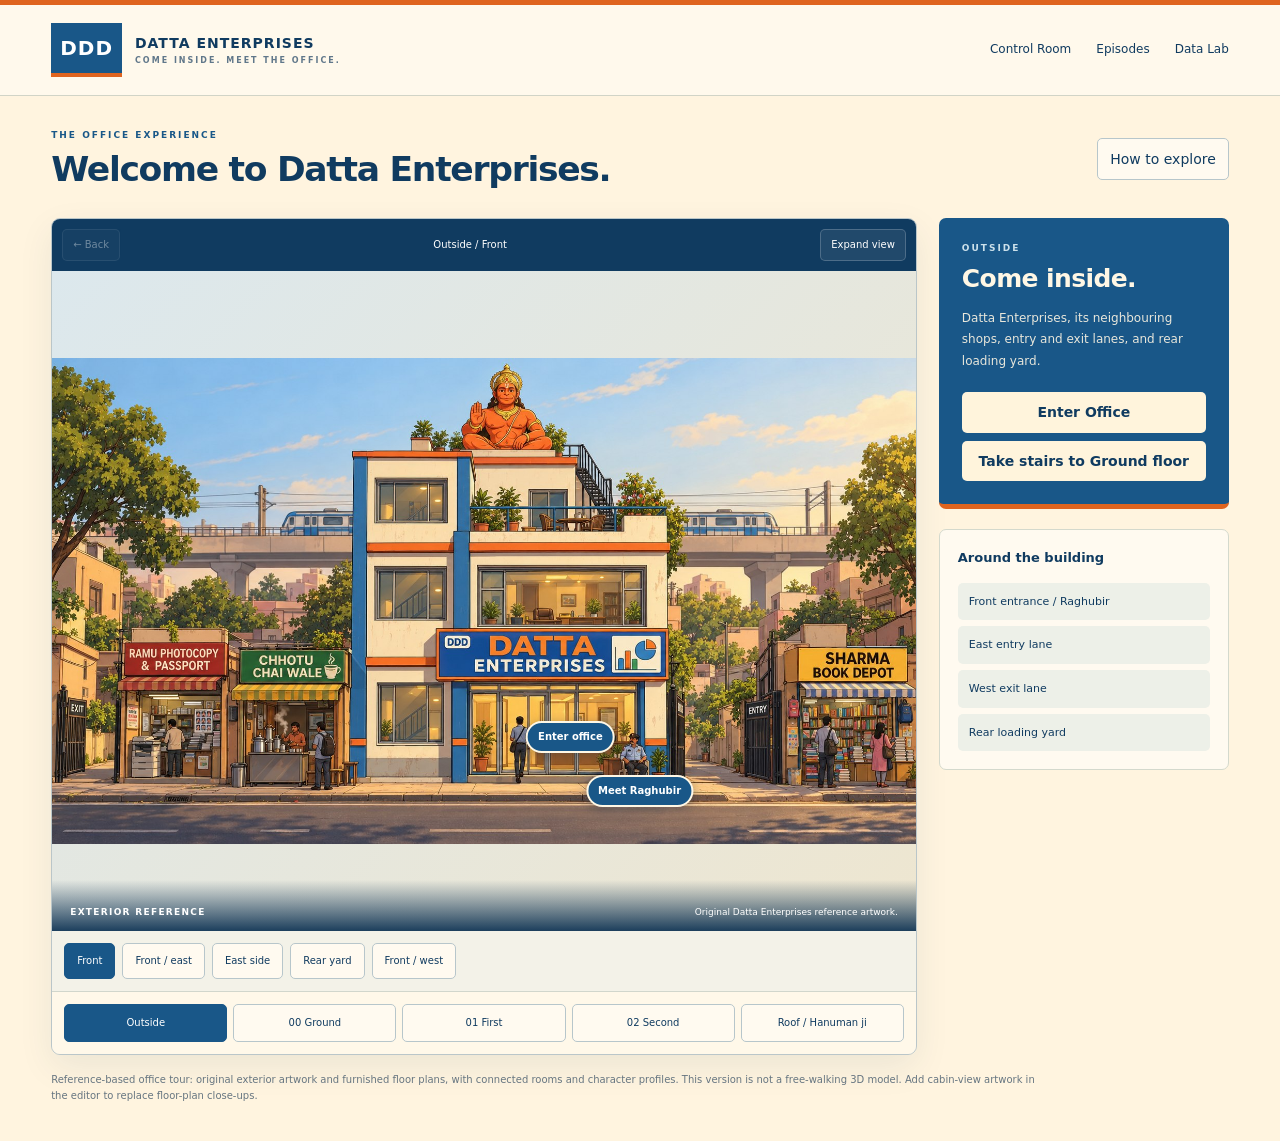
<file: tour.html>
<!doctype html><html lang="en"><head><meta charset="utf-8"><meta name="viewport" content="width=device-width,initial-scale=1"><meta name="theme-color" content="#174d79"><title>Visit Datta Enterprises | DDD</title><link rel="stylesheet" href="tour.css"></head><body><a class="skip" href="#scene">Skip to office view</a><header><a href="index.html" class="brand"><b>DDD</b><span>DATTA ENTERPRISES<small>COME INSIDE. MEET THE OFFICE.</small></span></a><nav><a href="index.html#control-room">Control Room</a><a href="index.html#episodes">Episodes</a><a href="index.html#lab">Data Lab</a></nav></header><main><div class="topbar"><div><span class="kicker">THE OFFICE EXPERIENCE</span><h1 id="location-title">Welcome to Datta Enterprises.</h1></div><button id="help">How to explore</button></div><div class="tour-layout"><section class="viewer" aria-label="Office explorer"><div class="scene-toolbar"><button id="back" disabled>&larr; Back</button><span id="breadcrumb">Outside / Front entrance</span><button id="fullscreen">Expand view</button></div><div class="viewport" id="scene" tabindex="0"><div class="image-stage" id="image-stage"><img id="scene-image" alt=""><div id="hotspots"></div></div><div class="image-error" id="image-error" hidden>Unable to load this view. Use the room list to continue.</div><div class="scene-label"><span id="view-kind">EXTERIOR REFERENCE</span><span id="scene-caption">Your original Datta Enterprises artwork.</span></div></div><div id="view-controls" class="view-controls"></div><div class="floor-nav" aria-label="Choose a floor"><button data-level="outside">Outside</button><button data-level="ground">00 Ground</button><button data-level="first">01 First</button><button data-level="second">02 Second</button><button data-level="roof">Roof / Hanuman ji</button></div></section><aside><div class="location-card"><p class="kicker" id="location-label">OUTSIDE</p><h2 id="panel-title">A familiar address.</h2><p id="panel-description">Explore the front, both sides and loading yard, then step inside.</p><div id="primary-actions" class="actions"></div></div><div class="rooms-panel"><h3 id="room-list-title">Around the building</h3><div id="room-list"></div></div><div class="character-panel" id="character-panel" hidden></div></aside></div><p class="honesty">Reference-based office tour: original exterior artwork and furnished floor plans, with connected rooms and character profiles. This version is not a free-walking 3D model. Add cabin-view artwork in the editor to replace floor-plan close-ups.</p></main><dialog id="info-dialog"><button id="close-info" aria-label="Close">Close</button><h2>Welcome inside.</h2><p>Select Enter Office, then use the labelled doors, room list or floor buttons. Stairs connect adjacent floors. The second-floor terrace leads to the upper roof and Hanuman ji platform.</p><p>Outside, use the angle buttons to switch reference views. Inside, choose a cabin to see its location and meet its character. Character information comes from your website editor.</p><p>Use Tab and Enter for keyboard navigation. Escape closes this panel. No game controls or downloads are needed to explore.</p></dialog><script src="content.js"></script><script src="content-model.js"></script><script src="office-assets.js"></script><script src="tour-data.js"></script><script src="tour.js"></script></body></html>
</file>
<file: styles.css>
@import url('https://fonts.googleapis.com/css2?family=DM+Sans:wght@400;500;600;700&family=Space+Grotesk:wght@400;500;600;700&display=swap');
:root{--bg:#141811;--paper:#f1efdd;--yellow:#e9ed77;--green:#a3b694;--muted:#b6bcae;--line:#363c30}*{box-sizing:border-box}html{scroll-behavior:smooth;scroll-padding-top:35px}body{margin:0;background:var(--bg);color:var(--paper);font:15px/1.6 'DM Sans',sans-serif}a{color:inherit;text-decoration:none}button,input,select{font:inherit}button,a,select{touch-action:manipulation}button{cursor:pointer}button:focus-visible,a:focus-visible,input:focus-visible,select:focus-visible,summary:focus-visible{outline:3px solid #b887ef;outline-offset:5px}h1,h2,h3,p{margin:0}h1,h2,h3{font-family:'Space Grotesk',sans-serif;font-weight:500;line-height:1.04;letter-spacing:-.055em}h1{font-size:clamp(48px,5.6vw,84px)}h2{font-size:clamp(36px,4.3vw,60px)}h3{font-size:25px;letter-spacing:-.035em}em{font-style:normal;color:var(--yellow)}header{min-height:92px;margin:auto;max-width:1450px;padding:18px 5%;display:flex;align-items:center;justify-content:space-between;border-bottom:1px solid var(--line);gap:24px}.brand{display:flex;gap:15px;align-items:center;font-weight:700;font-size:12px;letter-spacing:1.4px}.brand small{display:block;color:var(--muted);font-size:8px;letter-spacing:1.8px;margin-top:4px}.logo{display:inline-block;color:var(--yellow);font:bold 28px 'Space Grotesk',sans-serif;letter-spacing:-5px;padding-right:5px}.logo span{color:var(--paper)}nav{display:flex;gap:30px;align-items:center;font-size:13px}.nav-cta{border:1px solid #858c69;padding:10px 16px;border-radius:3px}.menu{display:none}.hero{max-width:1450px;margin:auto;padding:66px 5% 60px;display:grid;grid-template-columns:1fr 1.05fr;gap:30px;align-items:center}.eyebrow{font-size:10px;font-weight:700;letter-spacing:2px;margin-bottom:24px}.live-dot{display:inline-block;width:6px;height:6px;border-radius:50%;background:var(--yellow);margin-right:7px;box-shadow:0 0 12px var(--yellow)}.intro{font-size:15px;max-width:440px;color:var(--muted);margin-top:25px;line-height:1.85}.actions{display:flex;gap:25px;align-items:center;flex-wrap:wrap;margin-top:30px}.button{display:inline-flex;justify-content:center;align-items:center;gap:22px;border:0;border-radius:3px;padding:14px 20px;font-size:13px;font-weight:700}.yellow{background:var(--yellow);color:#242719}.button:hover{filter:brightness(1.1)}.dark{background:var(--bg);color:var(--paper)}.text-link{border:0;background:none;color:inherit;padding:0;border-bottom:1px solid #868b73;font-size:12px}.hero-foot{display:flex;align-items:center;gap:12px;font-size:10px;color:var(--muted);margin-top:45px}.hero-foot i{height:3px;width:3px;background:#838874;border-radius:50%}.world{min-width:0;background:radial-gradient(ellipse at center,#313e28 0%,#1b2218 60%,#171d14 100%);border:1px solid var(--line);border-radius:8px;position:relative;overflow:hidden;box-shadow:0 30px 60px #0003}.world-heading{display:flex;justify-content:space-between;align-items:center;padding:19px 22px;font-size:8px;letter-spacing:1.4px;color:var(--muted)}.tiny-pill{border:1px solid #646e56;padding:4px 7px;border-radius:30px;color:var(--yellow);font-size:7px}.scene{height:350px;perspective:1100px;display:flex;align-items:center;justify-content:center;background-image:radial-gradient(#65725845 .7px,transparent .7px);background-size:18px 18px}.building{width:255px;height:210px;position:relative;transform-style:preserve-3d;transform:rotateX(56deg) rotateZ(-32deg);transition:transform .7s}.floor{position:absolute;width:255px;height:210px;transform-style:preserve-3d;transition:transform .7s,filter .5s}.ground{transform:translateZ(-60px)}.middle{transform:translateZ(15px)}.top{transform:translateZ(90px)}.room{position:absolute;inset:0;background:repeating-linear-gradient(90deg,#c3c4a9 0px,#c3c4a9 26px,#aeb098 27px);border:7px solid #dee0c5;box-shadow:0 16px 0 #8a9378,0 22px 0 #58664b;transform-style:preserve-3d}.room:before{content:'';position:absolute;left:-7px;top:-7px;width:255px;height:48px;background:#a7b89a;transform-origin:top;transform:rotateX(90deg);border-top:7px solid #d8dec5}.room:after{content:'';position:absolute;left:-7px;top:-7px;width:48px;height:210px;background:#7e9674;transform-origin:left;transform:rotateY(-90deg);border-left:7px solid #d8dec5}.floor-face{position:absolute;top:210px;left:0;width:255px;height:27px;background:#3f5038;color:#eff4c9;transform-origin:top;transform:rotateX(-90deg);font:7px/27px monospace;letter-spacing:1px;padding:0 12px}.floor-face span{margin-right:15px;color:var(--yellow)}.top .floor-face{background:#87964b;color:#0b2012}.floor-label{position:absolute;bottom:12px;left:15px;font:bold 7px monospace;color:#4f6248;letter-spacing:1px}.desk{position:absolute;width:68px;height:34px;background:#79583c;border:3px solid #b19366;transform:translateZ(18px);transform-style:preserve-3d;box-shadow:5px 12px 0 #3338}.desk:after{content:'';position:absolute;width:25px;height:22px;background:#445b46;bottom:-27px;left:19px;border:3px solid #647b57;border-radius:6px;box-shadow:0 5px 0 #283a2c}.desk b{position:absolute;left:17px;top:3px;width:29px;height:24px;background:#183c36;border:3px solid #344b44;transform:rotateX(-65deg);transform-origin:bottom;box-shadow:inset 0 0 0 2px #8eaf80}.d1{top:30px;left:25px}.d2{top:30px;right:23px}.d3{top:110px;left:25px}.d4{top:110px;right:23px}.labdesk{width:130px;height:45px;left:52px;top:60px}.labdesk b{left:23px;width:36px;height:30px;background:#c4df7b}.labdesk b+b{left:70px;background:#74a889}.plant{position:absolute;color:#284e2b;font-size:42px;line-height:1;transform:translateZ(24px) rotateX(-30deg);text-shadow:3px 4px #74965b}.p1{right:8px;top:8px}.p2{left:9px;bottom:18px}.rug{position:absolute;left:28px;top:30px;width:172px;height:130px;background:#697c60;border:3px solid #93a17d}.world-controls{display:flex;justify-content:center;gap:7px;padding-top:5px}.world-controls button{background:#2d3726;color:var(--paper);border:1px solid #526048;border-radius:4px;padding:7px 10px;font-size:10px}.scene-note{font-size:9px;color:var(--muted);text-align:center;margin:12px 0}.floor-tabs{display:flex;margin:0 20px;gap:6px}.floor-tabs button{flex:1;font-size:9px;color:var(--muted);border:1px solid #49523d;background:none;padding:8px 2px;border-radius:3px}.floor-tabs .selected{background:var(--yellow);color:var(--bg);border-color:var(--yellow)}#floor-info{font-size:10px;color:var(--muted);min-height:58px;padding:12px 22px}.ticker{display:flex;justify-content:space-around;align-items:center;gap:25px;padding:19px 5%;border-top:1px solid var(--line);border-bottom:1px solid var(--line);font-size:10px;letter-spacing:2px;flex-wrap:wrap}.ticker b{font-size:19px;color:var(--yellow)}.section{padding:85px max(5%,calc((100% - 1305px)/2))}.section-head{display:flex;justify-content:space-between;align-items:end;gap:30px;margin-bottom:35px}.section-head>p{color:var(--muted);max-width:400px;font-size:13px}.directory-tools{display:flex;align-items:center;gap:20px;border-top:1px solid var(--line);padding:22px 0}.directory-tools label{font-size:9px;letter-spacing:2px}.directory-tools input{margin-left:auto;background:transparent;border:1px solid #59604f;color:var(--paper);padding:10px 14px;border-radius:3px;width:260px;font-size:12px}.directory-tools>span{font-size:10px;color:var(--muted);min-width:60px}.staff-grid{display:grid;grid-template-columns:repeat(5,1fr);gap:12px}.staff-card{background:#20261b;color:var(--paper);border:1px solid #3a4232;text-align:left;padding:18px;min-height:174px;transition:transform .2s,background .2s;transform-style:preserve-3d;position:relative}.staff-card:hover{transform:perspective(500px) rotateY(-5deg) translateY(-5px);background:#2b3523;box-shadow:6px 8px 0 #080c07}.staff-no{font:9px monospace;color:#b5bba7;float:right}.avatar{width:48px;height:48px;background:#3c4c31;border:1px solid #6b7a59;display:flex;align-items:center;justify-content:center;font:20px 'Space Grotesk';color:var(--yellow);margin-bottom:20px;box-shadow:4px 4px 0 #0f160b;transform:rotate(-4deg)}.staff-card h3{font-size:16px;letter-spacing:-.02em;margin-bottom:6px}.staff-card p{font-size:10px;color:var(--muted)}.staff-card:last-child{border-color:#adba67}.quiet{font-size:10px;color:#a6ad9a;margin-top:20px}.case-section{background:var(--paper);color:var(--bg);display:grid;grid-template-columns:.85fr 1.15fr;gap:75px}.case-section em{color:#697a31}.tag{display:inline-block;font-size:8px;font-weight:700;letter-spacing:1px;border:1px solid #89956c;padding:5px 8px;margin-bottom:22px}.case-intro>p:not(.eyebrow):not(.quiet){margin-top:22px;font-size:14px;line-height:1.8;color:#505744;max-width:430px}.case-intro .quiet{color:#626d54;max-width:400px}.case-facts{display:flex;gap:30px;margin:30px 0}.case-facts strong{display:block;font:28px 'Space Grotesk'}.case-facts span{font-size:9px;color:#666f58}.evidence{background:#fffef3;border:1px solid #c1c4ab;padding:26px;box-shadow:8px 8px 0 #d6dac3;transform:rotate(1deg)}.file-top{display:flex;justify-content:space-between;font:9px monospace;letter-spacing:1px;border-bottom:1px dashed #a8af96;padding-bottom:15px;margin-bottom:24px}.file-top span:last-child{color:#6b7c31}.evidence>p{font-size:12px;color:#667057;margin:14px 0}.table-scroll{overflow:auto}table{width:100%;border-collapse:collapse;font-size:11px;white-space:nowrap}th{text-align:left;font-size:8px;letter-spacing:1px;text-transform:uppercase;background:#e6e9d8;padding:11px 8px}td{padding:12px 8px;border-bottom:1px solid #dde1cf}td:last-child{text-align:right}tr.clue td{background:#e5eab4}form{margin-top:25px}form label{display:block;font-size:11px;font-weight:700;margin-bottom:10px}.answer-row{display:flex;gap:8px}.answer-row select{min-width:0;flex:1;background:#fffef3;border:1px solid #a5ac91;padding:10px;font-size:11px}.answer-row .button{font-size:10px;padding:12px}.evidence .verdict{font-size:11px;padding:12px;background:#eef0e3;color:#3d4930;min-height:57px}details{border-top:1px solid #cbd0b9;margin-top:20px;padding-top:13px;font-size:11px}summary{cursor:pointer;font-weight:700}details p{margin:12px 0}.lab-layout{display:grid;grid-template-columns:1fr 1.4fr;border:1px solid var(--line)}.lab-menu{display:flex;flex-direction:column}.lab-menu button{display:flex;gap:20px;align-items:center;text-align:left;background:none;color:var(--muted);border:0;border-bottom:1px solid var(--line);padding:25px;font-size:11px}.lab-menu button:last-child{border-bottom:0}.lab-menu b{font:24px 'Space Grotesk';color:var(--paper)}.lab-menu span{margin-left:auto;font-size:10px}.lab-menu [aria-selected=true]{background:var(--yellow);color:var(--bg)}.lab-menu [aria-selected=true] b{color:var(--bg)}.lab-panel{padding:34px;background:#20271b;min-width:0}.lab-panel h3{margin:13px 0}.lab-panel p,.lab-panel ol{font-size:12px;color:var(--muted)}.lab-panel pre{white-space:pre-wrap;overflow-wrap:anywhere;font:12px/1.7 monospace;color:var(--yellow);padding:18px;background:#10160e;border:1px solid #3e4934;margin:20px 0}.lab-panel a{font-size:12px;color:var(--yellow);text-decoration:underline}.series-section{padding-top:10px}.series-grid{display:grid;grid-template-columns:repeat(3,1fr);margin-top:35px;border-top:1px solid var(--line)}.series-grid article{padding:28px 26px 10px 0}.series-grid article+article{border-left:1px solid var(--line);padding-left:26px}.series-grid article>span:first-child{font-size:8px;letter-spacing:2px;color:var(--yellow)}.series-grid h3{margin:20px 0;font-size:25px}.series-grid p{font-size:12px;color:var(--muted);margin-bottom:20px;max-width:300px}.series-grid a{font-size:11px;border-bottom:1px solid var(--yellow)}.status{font-size:10px;color:var(--muted)}.end-note{padding:65px 5%;text-align:center;background:#20271b;border-top:1px solid var(--line)}.end-note h2{margin:25px 0;font-size:clamp(32px,4vw,52px)}footer{padding:25px 5%;display:flex;gap:20px;font-size:9px;color:var(--muted);align-items:center}footer button{background:none;color:inherit;border:0;font-size:9px;margin-left:auto}dialog{background:var(--paper);color:var(--bg);border:0;border-radius:6px;padding:40px;max-width:480px;width:90%;box-shadow:0 30px 100px #0009}dialog::backdrop{background:#090e0bd9;backdrop-filter:blur(5px)}.dialog-close{position:absolute;right:15px;top:10px;background:none;border:0;font-size:28px}dialog h2{font-size:36px;margin:15px 0}dialog p{margin-top:15px;font-size:14px}dialog .eyebrow{color:#54633c}.skip{position:absolute;top:-100px;left:20px;background:var(--yellow);color:var(--bg);padding:12px;z-index:20}.skip:focus{top:8px}.sr-only{position:absolute;width:1px;height:1px;overflow:hidden;clip:rect(0,0,0,0)}
@media(min-width:1600px){.hero{padding-left:0;padding-right:0}header{padding-left:0;padding-right:0}}@media(max-width:1050px){h1{font-size:58px}.hero{gap:20px}.staff-grid{grid-template-columns:repeat(3,1fr)}.case-section{gap:35px}.scene{transform:scale(.88);margin:-15px 0}.brand small{display:none}nav{gap:20px}.lab-menu span{display:none}}@media(max-width:760px){header{position:relative;min-height:75px}.menu{display:block;background:transparent;border:1px solid #667254;color:var(--paper);padding:4px 10px}nav{display:none;position:absolute;left:0;right:0;top:100%;background:var(--bg);z-index:10;padding:25px 5%;border-bottom:1px solid var(--line)}nav.open{display:flex;flex-wrap:wrap}.hero{grid-template-columns:1fr;padding-top:42px;gap:38px}h1{font-size:62px}.hero-foot{margin-top:25px}.world{max-width:540px;width:100%;justify-self:center}.scene{transform:none}.section{padding-top:55px;padding-bottom:55px}.section-head{display:block}.section-head>p{margin-top:20px}.staff-grid{grid-template-columns:repeat(2,1fr)}.staff-card{min-height:170px}.directory-tools{flex-wrap:wrap;gap:10px}.directory-tools label{width:100%}.directory-tools input{margin-left:0;flex:1;width:180px}.case-section{grid-template-columns:1fr;gap:35px}.evidence{padding:18px;transform:none;box-shadow:4px 4px 0 #d6dac3}.lab-layout{grid-template-columns:1fr}.lab-menu{display:grid;grid-template-columns:repeat(4,1fr)}.lab-menu button{padding:15px 5px;gap:0;justify-content:center;font-size:0}.lab-menu b{font-size:14px}.lab-panel{padding:23px}.series-grid{grid-template-columns:1fr}.series-grid article+article{padding-left:0;border-left:0;border-top:1px solid var(--line);margin-top:20px}.ticker{gap:16px;font-size:8px}.ticker span:last-child{width:100%;text-align:center}.ticker b:last-of-type{display:none}footer{flex-wrap:wrap}footer span{width:100%}footer button{margin-left:0}}@media(max-width:380px){h1{font-size:51px}.scene{transform:scale(.85);margin:-20px 0}.world-heading{padding:16px 12px}.floor-tabs{margin:0 10px}.staff-card{padding:13px}.answer-row{flex-direction:column}.case-facts{gap:20px}}@media(prefers-reduced-motion:reduce){html{scroll-behavior:auto}*,*:before,*:after{transition:none!important;animation:none!important}}
</file>
<file: office-theme.css>
:root{--office-cream:#fff4df;--office-blue:#195788;--office-orange:#df641f;--office-navy:#103b60;--bg:var(--office-cream);--paper:var(--office-navy);--yellow:var(--office-blue);--muted:#526c7c;--line:#cbd3d2}body{background:var(--office-cream)}header{border-top:5px solid var(--office-orange);background:#fff9ee}.brand small{color:#526c7c}.hero{grid-template-columns:.8fr 1.2fr;gap:40px}.hero h1{font-size:clamp(43px,5vw,72px)}.office-poster{position:relative;display:block;border:5px solid var(--office-blue);border-bottom:8px solid var(--office-orange);border-radius:5px;overflow:hidden;background:#e5eaf0;box-shadow:12px 14px 0 #dddecf}.office-poster img{width:100%;display:block;min-height:280px;object-fit:cover}.office-poster>span{display:flex;justify-content:space-between;gap:10px;padding:16px;background:var(--office-blue);color:white;font-size:9px;letter-spacing:1px}.office-poster b{font-size:11px;letter-spacing:0}.yellow,.nav-cta{background:var(--office-blue);color:white;border-color:var(--office-blue)}.dark{background:var(--office-navy);color:white}.staff-card{background:#fffaf0;border-color:#c5d2d9;color:var(--office-navy)}.staff-card:hover{background:#e5eff4;box-shadow:6px 8px 0 #b8c9d2}.avatar{background:#e4eef4;border-color:#8faebf;box-shadow:4px 4px 0 #c9d6db}.staff-no{color:#506c7b}.case-section{background:#e7eff2;color:var(--office-navy)}.case-section em{color:var(--office-blue)}.case-intro>p:not(.eyebrow):not(.quiet),.case-intro .quiet{color:#526674}.case-facts span{color:#526674}.evidence{background:#fffaf0;box-shadow:8px 8px 0 #c2d2da}.lab-panel{background:#edf2f3}.lab-panel pre{background:var(--office-navy);color:#fff4df}.lab-menu [aria-selected=true]{background:var(--office-blue);color:white}.lab-menu [aria-selected=true] b{color:white}.end-note{background:var(--office-navy);color:#fff4df}.end-note em{color:#ffae74}.end-note .yellow{background:#fff4df;color:var(--office-navy)}.quiet{color:#526c7c}dialog{background:#fff4df;color:#103b60}footer{color:#526c7c}.ticker{border-top:4px solid var(--office-orange)}.menu{color:var(--office-navy)}@media(max-width:760px){.hero{grid-template-columns:1fr}.office-poster{margin-right:10px}.office-poster>span{flex-wrap:wrap}.hero h1{font-size:50px}nav{background:var(--office-cream)}}
</file>
<file: dashboard-embed.css>
.control-room-section{background:#f5f4ee;color:#20333b;padding:70px 4vw;scroll-margin-top:85px}.control-room-heading{max-width:1400px;margin:0 auto 26px;display:flex;justify-content:space-between;gap:28px;align-items:end}.control-room-heading h2{font-size:clamp(28px,4vw,48px);line-height:1.1;margin:12px 0}.control-room-heading p{max-width:660px;font-size:14px;line-height:1.7;color:#6b7976}.control-room-heading .eyebrow{color:#a8753e;letter-spacing:2px;font-size:10px}.control-room-heading a{white-space:nowrap;text-decoration:none;background:#142b34;color:#f2ce99;padding:14px 20px;border-radius:6px;font-size:12px}.control-room-frame{max-width:1400px;margin:auto;border:1px solid #dce1d8;border-radius:14px;overflow:hidden;box-shadow:0 16px 60px #172f3312;background:#f5f4ee}.control-room-frame iframe{display:block;width:100%;height:870px;border:0}.control-room-caption{max-width:1400px;margin:15px auto 0;font-size:10px;color:#819087;line-height:1.6}@media(max-width:760px){.control-room-section{padding:40px 12px}.control-room-heading{display:block;padding:0 8px}.control-room-heading a{display:inline-block;margin-top:10px}.control-room-frame iframe{height:780px}}
</file>
<file: tour.css>
:root{--cream:#fff4df;--blue:#195788;--navy:#103b60;--orange:#df641f;--muted:#667580;--line:#d5d7cf}*{box-sizing:border-box}body{margin:0;background:var(--cream);color:var(--navy);font:14px/1.6 system-ui,sans-serif}button,a,input{touch-action:manipulation}button{font:inherit;cursor:pointer;border:1px solid #b7c6cb;background:#fffaf0;color:var(--navy);border-radius:5px;padding:9px 12px}a{color:inherit}button:hover{background:#e8eff2}button:focus-visible,a:focus-visible,[tabindex]:focus-visible{outline:3px solid var(--orange);outline-offset:3px}button:disabled{opacity:.4;cursor:default}header{display:flex;align-items:center;justify-content:space-between;padding:18px 4%;border-top:5px solid var(--orange);border-bottom:1px solid #d1d4c7;background:#fff9ec;gap:20px}.brand{display:flex;align-items:center;gap:13px;text-decoration:none;font-weight:800;letter-spacing:1px}.brand b{background:var(--blue);color:white;padding:9px;font-size:20px;border-bottom:4px solid var(--orange)}.brand small{display:block;font-size:8px;letter-spacing:2px;color:#60778a}header nav{display:flex;gap:25px;font-size:12px}header nav a{text-decoration:none}main{padding:26px 4% 20px;max-width:1900px;margin:auto}.topbar{display:flex;align-items:center;justify-content:space-between;gap:20px;margin-bottom:22px}.kicker{font-size:9px;font-weight:800;letter-spacing:2px;color:var(--blue);margin:0 0 8px}h1{font-size:clamp(24px,2.7vw,39px);line-height:1.15;letter-spacing:-1.3px;margin:6px 0}h2{font-size:25px;line-height:1.2;margin:8px 0 14px;letter-spacing:-.6px}h3{font-size:13px;margin:0 0 14px}.tour-layout{display:grid;grid-template-columns:minmax(0,1fr) 290px;gap:22px}.viewer{min-width:0;border:1px solid #bac6c9;border-radius:9px;overflow:hidden;background:#e4e8e4;box-shadow:0 12px 35px #123b5914}.scene-toolbar{display:flex;align-items:center;justify-content:space-between;padding:10px;background:var(--navy);color:white;gap:10px;font-size:10px}.scene-toolbar button{background:#ffffff13;color:white;border-color:#ffffff33;font-size:10px;padding:7px 10px}.viewport{height:clamp(400px,58vw,660px);position:relative;overflow:hidden;background:linear-gradient(135deg,#dce8ed,#eee6d0);display:flex;justify-content:center;align-items:center}.image-stage{position:relative;transform-origin:0 0;transition:transform .6s ease;flex-shrink:0}.image-stage>img{display:block;width:100%;height:100%;object-fit:fill}.hotspot{position:absolute;transform:translate(-50%,-50%);z-index:2;padding:6px 10px;background:var(--blue);border:2px solid #fff8e6;border-radius:30px;box-shadow:0 3px 12px #102b4b55;color:white;font-size:10px;font-weight:700;white-space:nowrap;max-width:180px}.hotspot:hover{background:var(--orange);color:#fff}.hotspot.stairs{background:#934515}.scene-label{position:absolute;bottom:0;left:0;right:0;padding:25px 18px 12px;background:linear-gradient(transparent,#082e50e8);color:white;display:flex;justify-content:space-between;gap:12px;font-size:9px;pointer-events:none}.scene-label span:first-child{font-weight:800;letter-spacing:1.3px}.view-controls{display:flex;flex-wrap:wrap;gap:7px;padding:12px;background:#f3f2e8}.view-controls button{font-size:10px}.view-controls .active,.floor-nav [aria-current=true]{background:var(--blue);color:#fff;border-color:var(--blue)}.floor-nav{display:flex;flex-wrap:wrap;gap:6px;border-top:1px solid #d1d6cc;padding:12px;background:#fff8e9}.floor-nav button{flex:1;font-size:10px;padding:10px 5px;min-width:75px}.location-card{padding:23px;background:var(--blue);color:#fff7e5;border-bottom:5px solid var(--orange);border-radius:7px}.location-card .kicker{color:#cce1eb}.location-card p:not(.kicker){font-size:12px;line-height:1.8;opacity:.9}.actions{display:grid;gap:8px;margin-top:20px}.actions button{background:#fff4dc;color:var(--navy);border:0;font-weight:700}.rooms-panel{margin-top:20px;padding:18px;background:#fffaf0;border:1px solid #d4d9cd;border-radius:7px}#room-list{display:grid;gap:6px}#room-list button{text-align:left;font-size:11px;padding:9px 10px;border-color:transparent;background:#edf0e8}#room-list button.active{border-color:var(--blue);background:#dae8ee}.character-panel{background:white;border:1px solid #c7d4d8;border-radius:7px;padding:20px;margin-top:18px}.character-panel img{width:100%;max-height:230px;object-fit:contain;background:#f4f4eb}.character-panel .role{font-size:10px;color:#526f82;font-weight:700}.character-panel p{font-size:12px}.character-panel a{display:inline-block;font-size:11px;font-weight:700;margin:8px 10px 0 0}.character-panel .initials{height:65px;width:65px;border-radius:50%;background:#e9eff0;color:var(--blue);display:grid;place-items:center;font-size:23px;font-weight:800;margin-bottom:12px}.character-panel button{font-size:10px;margin:4px}.honesty{font-size:10px;color:#667580;margin:17px 0;max-width:1000px}.image-error{padding:30px;position:absolute;background:#fff4df;z-index:4}.skip{position:absolute;left:20px;top:-100px;background:#fff;padding:10px;z-index:10}.skip:focus{top:10px}dialog{max-width:500px;width:90%;border:0;border-radius:8px;padding:28px;background:#fff4df;color:#143b5e}dialog::backdrop{background:#0d2538b8}#close-info{float:right}.viewer:fullscreen{display:flex;flex-direction:column}.viewer:fullscreen .viewport{flex:1;height:auto}@media(max-width:1000px){.tour-layout{grid-template-columns:1fr 240px}.hotspot{font-size:9px;padding:5px 7px}}@media(max-width:760px){header{padding:12px 4%;flex-wrap:wrap}header nav{gap:17px;font-size:11px}.brand{font-size:11px}.tour-layout{grid-template-columns:1fr}.topbar{align-items:end}.topbar button{font-size:10px;padding:7px}.viewport{height:440px}.scene-label{flex-direction:column;gap:3px}.scene-toolbar #breadcrumb{max-width:40%;text-align:center}aside{display:grid;grid-template-columns:1fr 1fr;gap:12px}.location-card{padding:17px}.rooms-panel{margin:0;padding:14px}.character-panel{grid-column:1/-1;margin:0}.character-panel img{max-height:200px}.floor-nav button{min-width:60px}.hotspot{font-size:8px;padding:4px 6px;max-width:115px;white-space:normal}}@media(max-width:450px){.viewport{height:390px}aside{grid-template-columns:1fr}.floor-nav{gap:4px;padding:8px}.floor-nav button{font-size:9px}.scene-toolbar button{font-size:9px}.view-controls{gap:5px;padding:9px}.view-controls button{padding:6px 8px}.scene-label{padding:25px 10px 9px}}@media(prefers-reduced-motion:reduce){.image-stage{transition:none}}
</file>
